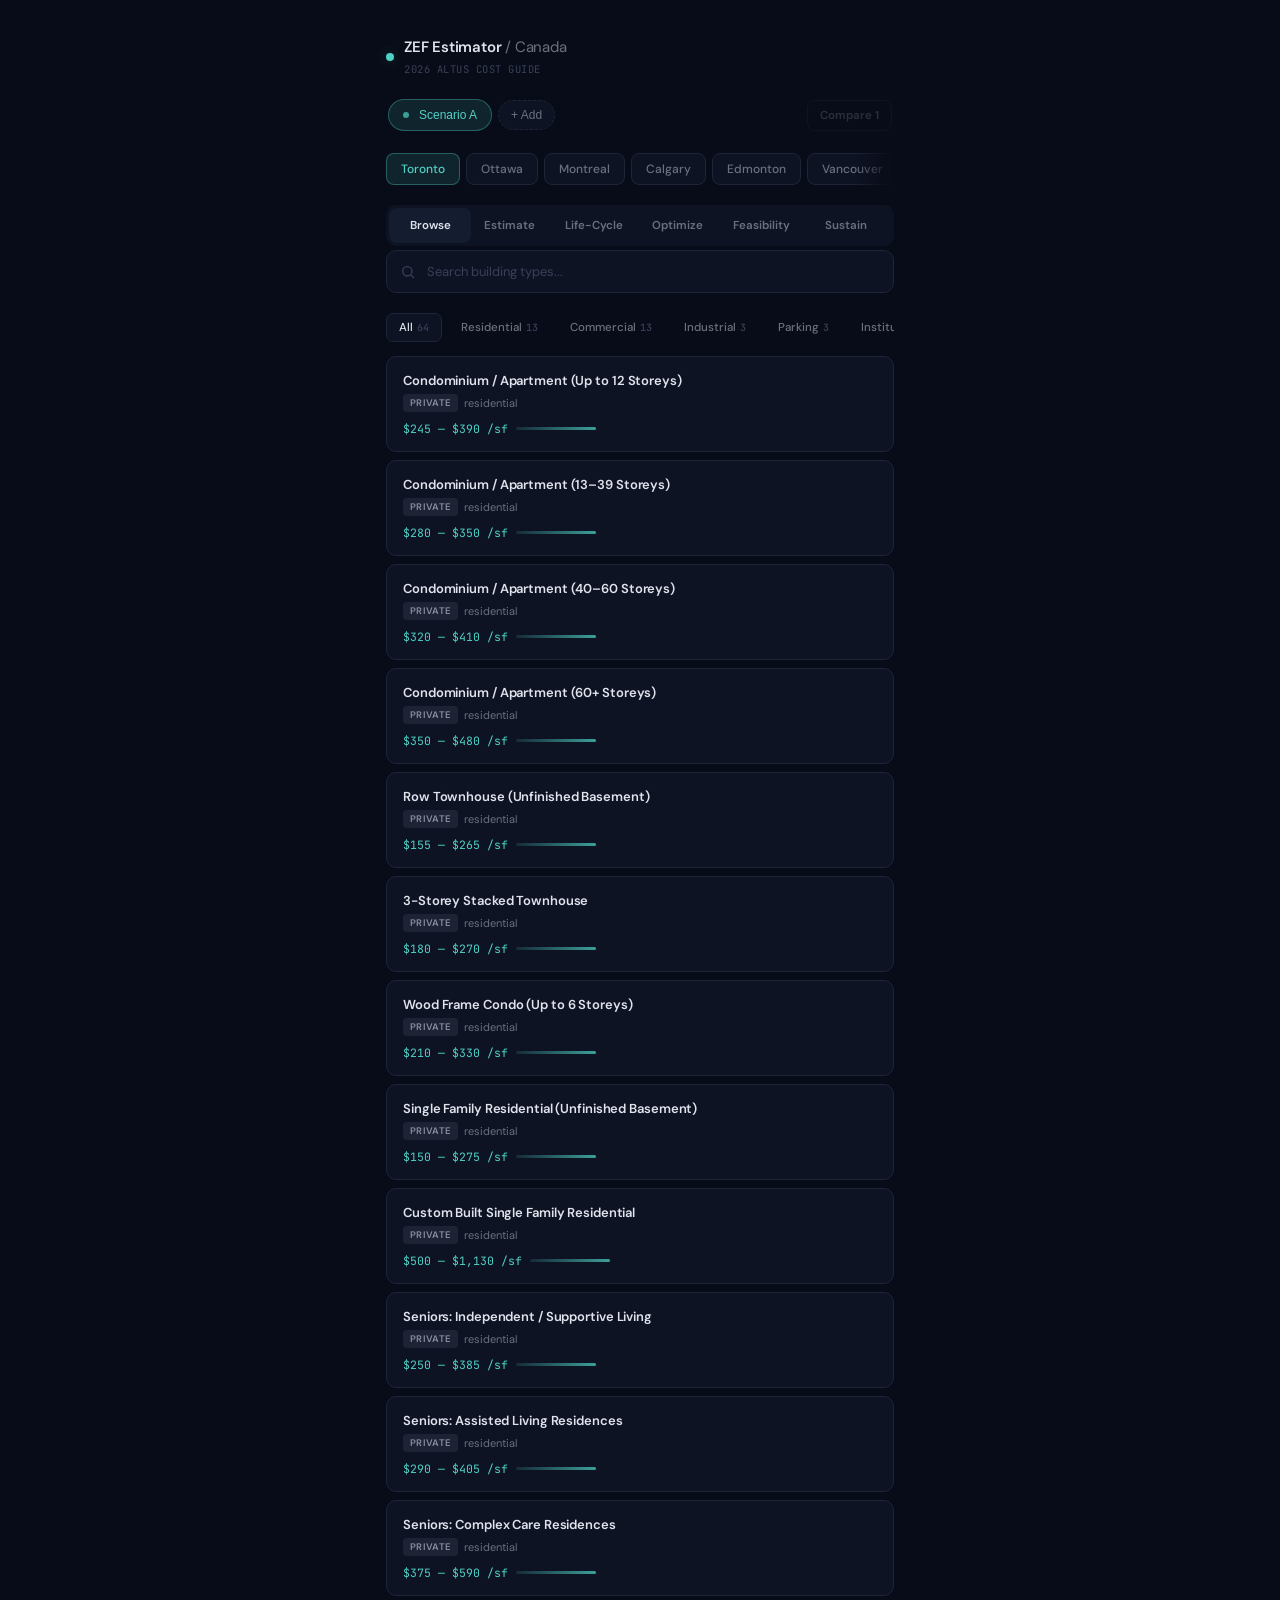
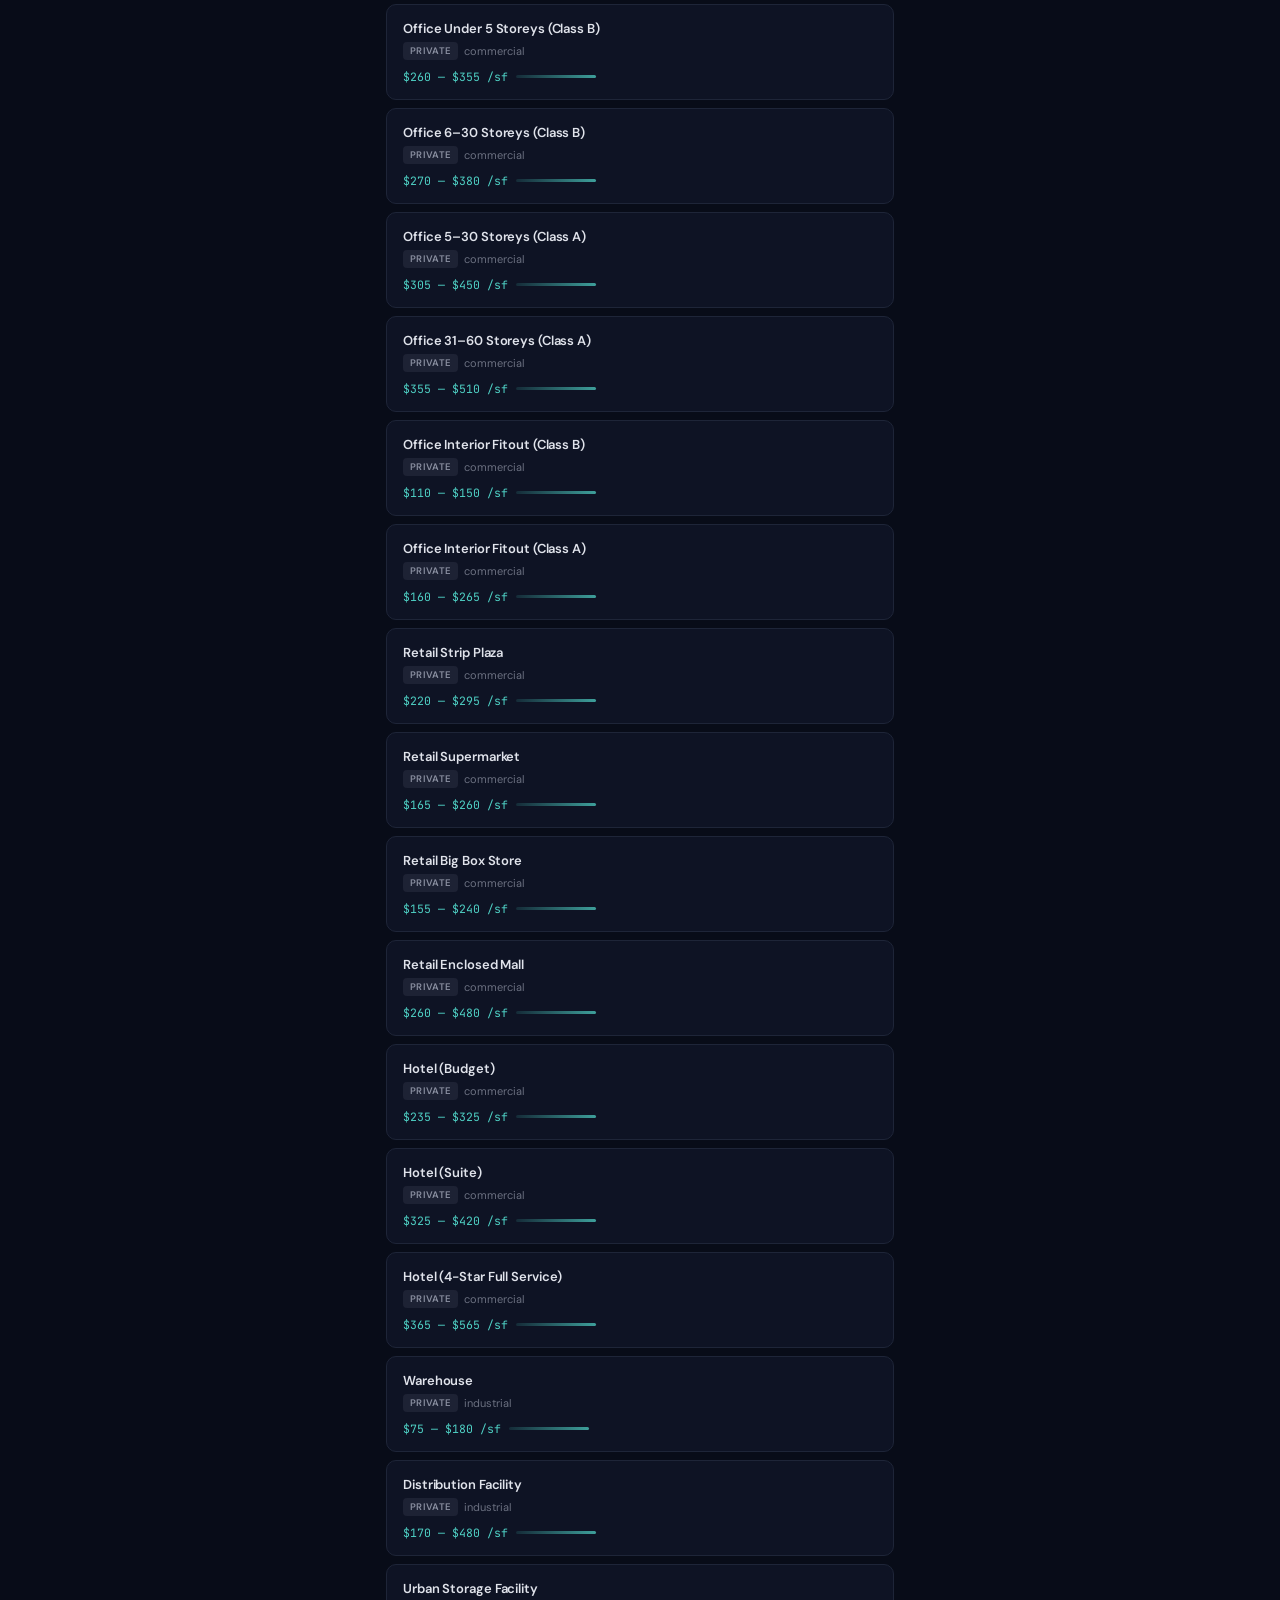
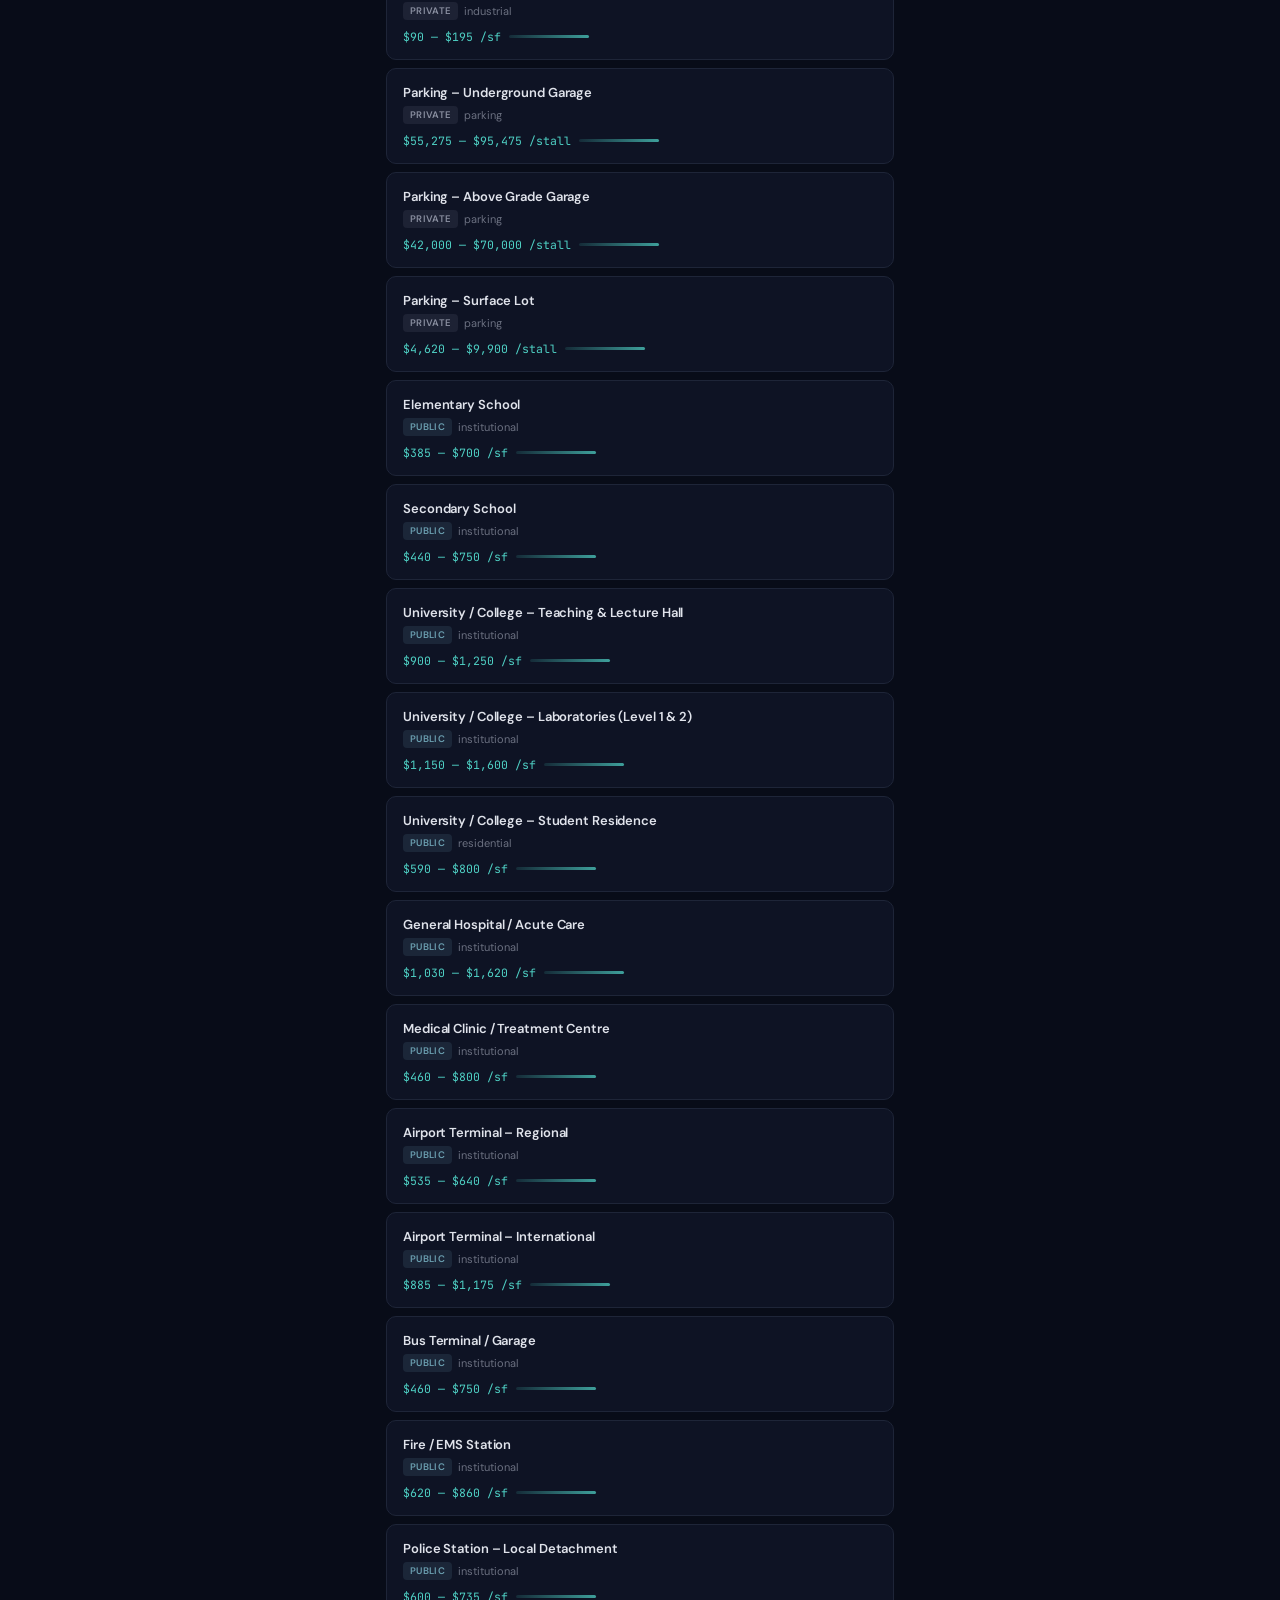
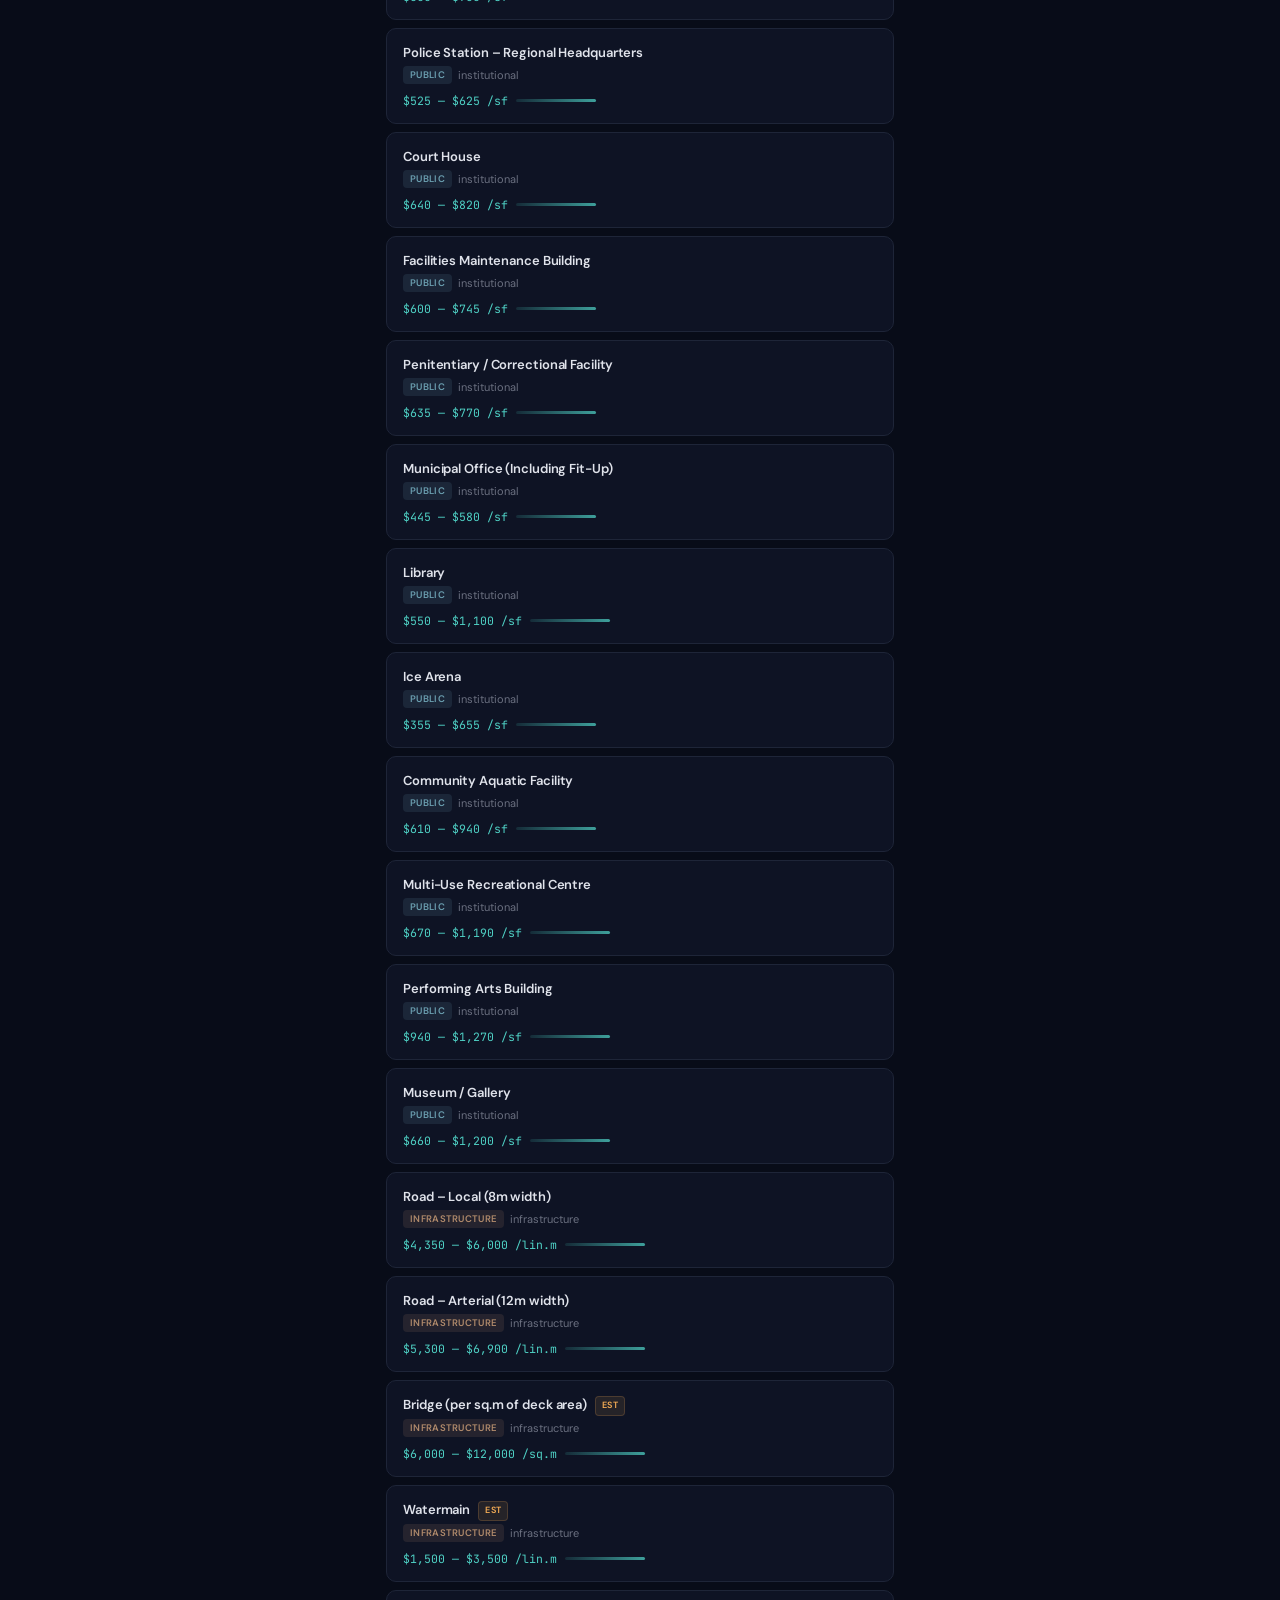
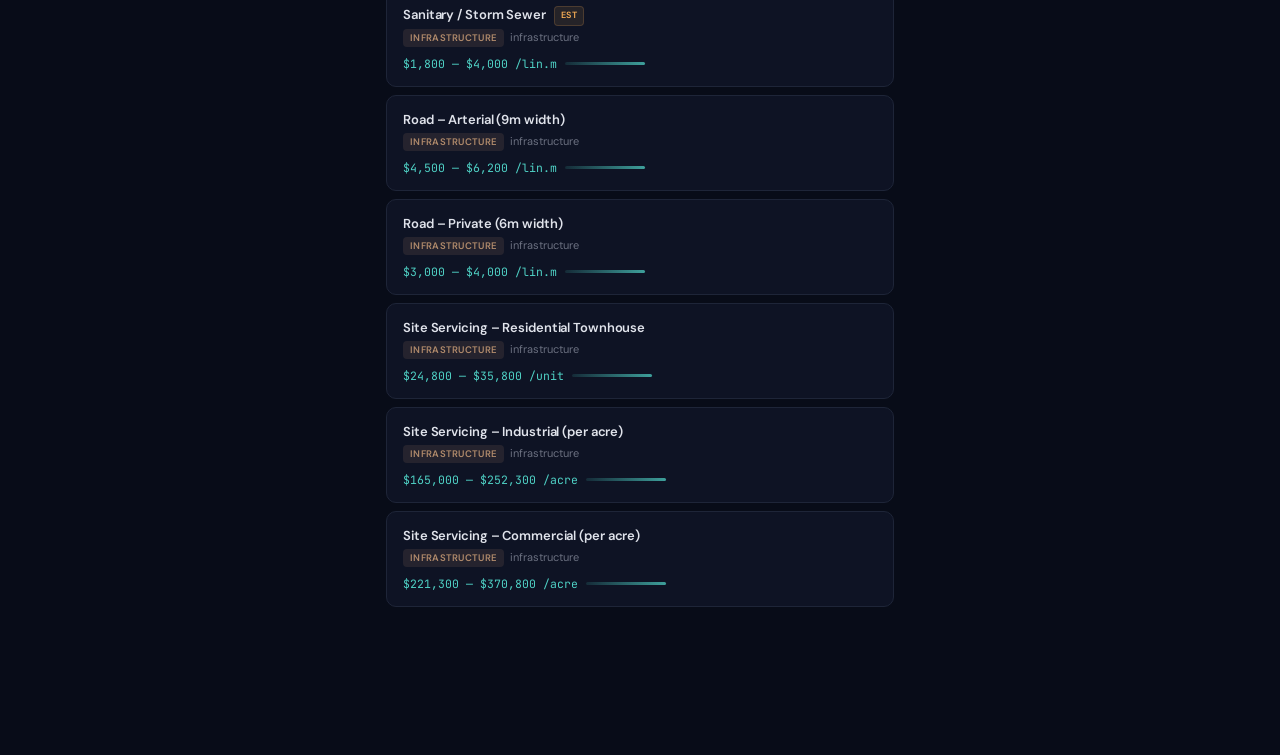
<file: index.html>
<!DOCTYPE html>
<html lang="en">
<head>
  <meta charset="UTF-8">
  <meta name="viewport" content="width=device-width, initial-scale=1.0, maximum-scale=1.0">
  <title>Construction Cost Estimator — 2026 Altus Guide</title>
  <link rel="preconnect" href="https://fonts.googleapis.com">
  <link href="https://fonts.googleapis.com/css2?family=DM+Sans:opsz,wght@9..40,300;9..40,400;9..40,500;9..40,600;9..40,700&family=JetBrains+Mono:wght@400;500;600;700&display=swap" rel="stylesheet">
  <link rel="stylesheet" href="styles.css">
</head>
<body>

<div class="shell">
  <div class="hdr">
    <div class="hdr-mark">
      <div class="hdr-dot"></div>
      <div>
        <div class="hdr-title">ZEF Estimator <span>/ Canada</span></div>
        <div class="hdr-sub">2026 Altus Cost Guide</div>
      </div>
    </div>
  </div>

  <div class="scenario-bar" id="scenarioBar"></div>
  <div class="city-bar" id="cityBar"></div>

  <div class="tabs">
    <button class="tab-btn active" data-tab="browse"   onclick="switchTab('browse')">Browse</button>
    <button class="tab-btn"        data-tab="estimate" onclick="switchTab('estimate')">Estimate<span class="tab-badge"></span></button>
    <button class="tab-btn"        data-tab="lcca"     onclick="switchTab('lcca')">Life-Cycle<span class="tab-badge"></span></button>
    <button class="tab-btn"        data-tab="optimize" onclick="switchTab('optimize')">Optimize<span class="tab-badge"></span></button>
    <button class="tab-btn"        data-tab="feas"     onclick="switchTab('feas')">Feasibility<span class="tab-badge"></span></button>
    <button class="tab-btn"        data-tab="compare"  onclick="switchTab('compare')" id="compareTab">Compare</button>
    <button class="tab-btn"        data-tab="sustain"  onclick="switchTab('sustain')">Sustain<span class="tab-badge"></span></button>
  </div>

  <div id="browsePanel"   class="fade-in"></div>
  <div id="estimatePanel" class="hidden fade-in"></div>
  <div id="lccaPanel"     class="hidden fade-in"></div>
  <div id="optimizePanel" class="hidden fade-in"></div>
  <div id="feasPanel"     class="hidden fade-in"></div>
  <div id="comparePanel"  class="hidden fade-in"></div>
  <div id="sustainPanel"  class="hidden fade-in"></div>
  <div id="reportPanel"   class="hidden fade-in"></div>
</div>

<!-- Floating action button: opens the PDF report preview. Hidden by default;
     shown by updateTabBadges() once a valid estimate exists. -->
<button id="pdfFab" class="pdf-fab hidden" onclick="trackEvent('pdf-fab-clicked');switchTab('report')" aria-label="Generate PDF Report" title="Generate PDF Report">
  <svg width="18" height="18" viewBox="0 0 24 24" fill="none" stroke="currentColor" stroke-width="2" stroke-linecap="round" stroke-linejoin="round">
    <polyline points="6 9 6 2 18 2 18 9"/>
    <path d="M6 18H4a2 2 0 0 1-2-2v-5a2 2 0 0 1 2-2h16a2 2 0 0 1 2 2v5a2 2 0 0 1-2 2h-2"/>
    <rect x="6" y="14" width="12" height="8"/>
  </svg>
  <span>PDF</span>
</button>

<!-- Data -->
<script src="data/building-types.js"></script>
<script src="data/defaults.js"></script>
<script src="data/energy.js"></script>
<script src="data/parking.js"></script>
<script src="data/sustainability.js"></script>
<script src="data/feasibility.js"></script>

<!-- Core -->
<script src="core/state.js"></script>
<script src="core/compute.js"></script>
<script src="core/ui.js"></script>

<!-- Tabs -->
<script src="tabs/browse.js"></script>
<script src="tabs/estimate.js"></script>
<script src="tabs/lcca.js"></script>
<script src="tabs/optimize.js"></script>
<script src="tabs/feasibility.js"></script>
<script src="tabs/compare.js"></script>
<script src="tabs/sustain.js"></script>
<script src="tabs/notes-photos.js"></script>
<script src="tabs/report.js"></script>

<!-- Init -->
<script>
  const restored = loadState();
  if (restored) { showToast("Session restored"); }
  refreshAll();
</script>

<!-- Analytics: GoatCounter (privacy-friendly, no cookies, no consent banner needed) -->
<script data-goatcounter="https://zef-builds.goatcounter.com/count"
        async src="//gc.zgo.at/count.js"></script>

</body>
</html>
</file>
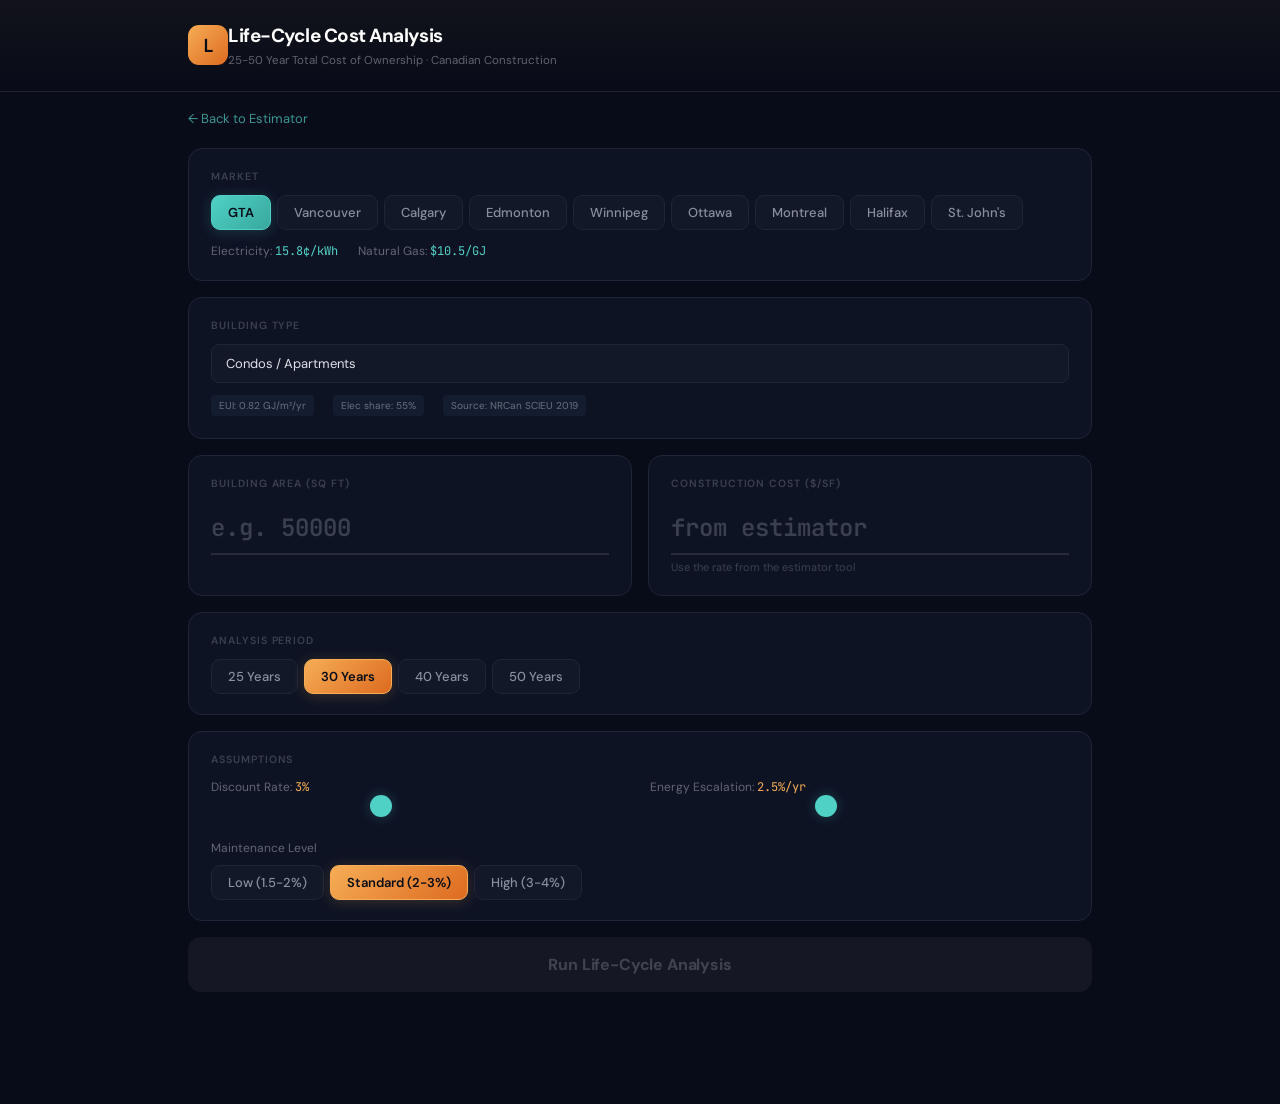
<file: lcca.html>
<!DOCTYPE html>

<html lang="en">
<head>
<meta charset="UTF-8">
<meta name="viewport" content="width=device-width, initial-scale=1.0">
<title>Life-Cycle Cost Analysis — Canadian Construction</title>
<link rel="preconnect" href="https://fonts.googleapis.com">
<link href="https://fonts.googleapis.com/css2?family=DM+Sans:opsz,wght@9..40,300;9..40,400;9..40,500;9..40,600;9..40,700&family=JetBrains+Mono:wght@400;500;600;700&display=swap" rel="stylesheet">
<style>
:root {
  --bg: #080c18; --text: #e0e3eb; --text-dim: rgba(224,227,235,0.4); --text-faint: rgba(224,227,235,0.22);
  --accent: #4fd1c5; --accent2: #f6ad55; --blue: #2b6cb0; --red: #fc8181;
  --mono: 'JetBrains Mono', monospace; --sans: 'DM Sans', system-ui, sans-serif;
}
*,*::before,*::after{box-sizing:border-box;margin:0;padding:0}
html{scroll-behavior:smooth}
body{min-height:100vh;background:var(--bg);color:var(--text);font-family:var(--sans);font-size:14px;line-height:1.5;-webkit-font-smoothing:antialiased}
::selection{background:rgba(79,209,197,0.25)}
input::placeholder{color:var(--text-faint)}
input[type=range]{-webkit-appearance:none;appearance:none;background:transparent;cursor:pointer;width:100%}
input[type=range]::-webkit-slider-track{height:6px;background:rgba(255,255,255,0.08);border-radius:3px}
input[type=range]::-webkit-slider-thumb{-webkit-appearance:none;height:22px;width:22px;border-radius:50%;background:var(--accent);margin-top:-8px;box-shadow:0 0 12px rgba(79,209,197,0.25)}
input[type=range]::-moz-range-track{height:6px;background:rgba(255,255,255,0.08);border-radius:3px}
input[type=range]::-moz-range-thumb{height:22px;width:22px;border-radius:50%;background:var(--accent);border:none}
@keyframes fadeIn{from{opacity:0}to{opacity:1}}
@keyframes slideUp{from{opacity:0;transform:translateY(24px)}to{opacity:1;transform:translateY(0)}}
.fade-in{animation:fadeIn 0.35s ease forwards}
.slide-up{animation:slideUp 0.5s cubic-bezier(0.22,1,0.36,1) forwards}
.container{max-width:960px;margin:0 auto;padding:0 28px}
.header{border-bottom:1px solid rgba(255,255,255,0.07);padding:22px 0;background:linear-gradient(180deg,rgba(246,173,85,0.04) 0%,transparent 100%)}
.header-inner{display:flex;align-items:center;gap:14}
.logo{width:40px;height:40px;border-radius:11px;background:linear-gradient(135deg,var(--accent2),#dd6b20);display:flex;align-items:center;justify-content:center;font-size:18px;font-weight:700;color:var(--bg);font-family:var(--mono);flex-shrink:0}
.header h1{font-size:19px;font-weight:700;letter-spacing:-0.025em;color:#fff}
.header p{font-size:11.5px;color:var(--text-dim);margin-top:1px}
.lbl{font-size:10.5px;font-weight:600;text-transform:uppercase;letter-spacing:0.09em;color:var(--text-faint);margin-bottom:10px}
.panel{padding:20px 22px;border-radius:14px;background:#0e1324;border:1px solid #1e2538;margin-bottom:16px}
.panel-accent{background:linear-gradient(135deg,rgba(246,173,85,0.05),rgba(79,209,197,0.03));border-color:rgba(246,173,85,0.15)}
.pill{padding:8px 16px;border-radius:9px;border:1px solid #1e2538;cursor:pointer;font-family:var(--sans);font-size:13px;font-weight:500;background:#121828;color:#8a8fa0;transition:all 0.2s;-webkit-appearance:none}
.pill.active{background:linear-gradient(135deg,var(--accent2),#dd6b20);color:#080c18;border-color:var(--accent2);font-weight:600;box-shadow:0 2px 14px rgba(246,173,85,0.2)}
.pill-teal.active{background:linear-gradient(135deg,var(--accent),#38a89d);border-color:var(--accent);box-shadow:0 2px 14px rgba(79,209,197,0.2)}
select{padding:10px 14px;border-radius:8px;border:1px solid #1e2538;background:#121828;color:#e0e3eb;font-family:var(--sans);font-size:13px;outline:none;-webkit-appearance:none;width:100%;cursor:pointer}
.num-input{width:100%;padding:10px 0;border:none;border-bottom:2px solid rgba(255,255,255,0.1);background:transparent;color:#fff;font-size:24px;font-family:var(--mono);font-weight:600;outline:none;-webkit-appearance:none}
.num-input:focus{border-color:var(--accent2)}
.gen-btn{width:100%;padding:17px;border-radius:13px;border:none;font-family:var(--sans);font-size:16px;font-weight:700;letter-spacing:-0.01em;cursor:pointer;transition:all 0.3s}
.gen-btn.ready{background:linear-gradient(135deg,var(--accent2),#dd6b20);color:#080c18;box-shadow:0 4px 28px rgba(246,173,85,0.25)}
.gen-btn.ready:hover{box-shadow:0 6px 36px rgba(246,173,85,0.35);transform:translateY(-1px)}
.gen-btn.disabled{background:rgba(255,255,255,0.05);color:var(--text-faint);cursor:not-allowed}
.result-card{border-radius:16px;overflow:hidden;background:linear-gradient(180deg,rgba(246,173,85,0.04),rgba(79,209,197,0.02));box-shadow:0 0 0 1px rgba(246,173,85,0.2),0 4px 30px rgba(246,173,85,0.06)}
.result-header{padding:30px 24px 22px;text-align:center;border-bottom:1px solid rgba(255,255,255,0.07)}
.result-body{padding:22px 24px}
.row{display:flex;justify-content:space-between;align-items:center;padding:8px 0}
.row .v{font-size:18px;font-family:var(--mono);font-weight:600;color:var(--text)}
.row .v-dim{color:rgba(224,227,235,0.55);font-weight:500;font-size:16px}
.divider{height:1px;background:rgba(255,255,255,0.07);margin:6px 0}
.grid-2{display:grid;grid-template-columns:1fr 1fr;gap:16px}
@media(max-width:640px){.grid-2{grid-template-columns:1fr}}
.bar-chart{display:flex;flex-direction:column;gap:4px;margin-top:12px}
.bar-row{display:grid;grid-template-columns:60px 1fr 80px;align-items:center;gap:8px}
.bar-label{font-size:11px;color:var(--text-dim)}
.bar-track{height:20px;background:rgba(255,255,255,0.04);border-radius:4px;overflow:hidden;position:relative;display:flex}
.bar-seg{height:100%;transition:width 0.5s ease}
.bar-val{font-size:11px;font-family:var(--mono);color:var(--text-dim);text-align:right}
.legend{display:flex;gap:16px;flex-wrap:wrap;margin-top:12px}
.legend-item{display:flex;align-items:center;gap:6px;font-size:11px;color:var(--text-dim)}
.legend-dot{width:10px;height:10px;border-radius:3px}
.footer-note{padding:14px 24px;background:rgba(255,255,255,0.015);border-top:1px solid rgba(255,255,255,0.04)}
.footer-note p{font-size:10px;color:var(--text-faint);line-height:1.6}
.back-link{display:inline-block;margin-bottom:20px;font-size:13px;color:var(--accent);text-decoration:none;opacity:0.7}
.back-link:hover{opacity:1}
.hidden{display:none}
.tag{display:inline-block;font-size:10px;padding:3px 8px;border-radius:4px;background:#141c30;color:#6b7080;margin:2px 3px 2px 0}
</style>
</head>
<body>
<div class="header">
  <div class="container">
    <div class="header-inner">
      <div class="logo">L</div>
      <div>
        <h1>Life-Cycle Cost Analysis</h1>
        <p>25-50 Year Total Cost of Ownership · Canadian Construction</p>
      </div>
    </div>
  </div>
</div>
<div class="container" style="padding-top:16px;padding-bottom:80px">
  <a href="index.html" class="back-link">&larr; Back to Estimator</a>
  <div id="app"></div>
</div>

<script>
// ════════════════════════════════════════════════
// DATA: Energy rates, EUI benchmarks, maintenance
// ════════════════════════════════════════════════

// Commercial electricity rates (¢/kWh) by city - blended average for commercial buildings
// Sources: CER, NRCan, provincial utility data 2025
const ELEC_RATES = {
  Vancouver: 12.5, Calgary: 17.0, Edmonton: 17.0, Winnipeg: 9.5,
  GTA: 15.8, Ottawa: 15.8, Montreal: 8.5, Halifax: 17.5, "St. John's": 14.0
};

// Natural gas rates ($/GJ) by city
const GAS_RATES = {
  Vancouver: 12.0, Calgary: 6.5, Edmonton: 6.5, Winnipeg: 7.0,
  GTA: 10.5, Ottawa: 10.5, Montreal: 11.0, Halifax: 15.0, "St. John's": 18.0
};

// Site Energy Use Intensity (GJ/m²/year) by building category
// Source: NRCan ENERGY STAR Portfolio Manager Canadian National Median Table (Aug 2023)
// Based on SCIEU 2019 and SECMURBs 2018
const EUI_DATA = {
  condo_apartment:    { eui: 0.82, label: "Condos / Apartments", elecShare: 0.55, category: "residential" },
  townhouse:          { eui: 0.82, label: "Townhouse / Low-Rise Res.", elecShare: 0.50, category: "residential" },
  single_family:      { eui: 0.82, label: "Single Family", elecShare: 0.45, category: "residential" },
  seniors_housing:    { eui: 1.21, label: "Seniors Housing", elecShare: 0.50, category: "residential" },
  office:             { eui: 0.87, label: "Office Building", elecShare: 0.60, category: "commercial" },
  retail:             { eui: 0.85, label: "Retail", elecShare: 0.65, category: "commercial" },
  supermarket:        { eui: 1.07, label: "Supermarket / Grocery", elecShare: 0.70, category: "commercial" },
  hotel:              { eui: 0.87, label: "Hotel", elecShare: 0.50, category: "commercial" },
  warehouse:          { eui: 0.72, label: "Warehouse / Distribution", elecShare: 0.55, category: "commercial" },
  school:             { eui: 0.70, label: "K-12 School", elecShare: 0.50, category: "institutional" },
  university:         { eui: 1.04, label: "University / College", elecShare: 0.55, category: "institutional" },
  hospital:           { eui: 2.20, label: "Hospital / Acute Care", elecShare: 0.55, category: "institutional" },
  medical_clinic:     { eui: 0.74, label: "Medical Clinic", elecShare: 0.60, category: "institutional" },
  library:            { eui: 1.03, label: "Library", elecShare: 0.55, category: "institutional" },
  fire_station:       { eui: 0.66, label: "Fire / EMS Station", elecShare: 0.50, category: "civic" },
  ice_arena:          { eui: 1.10, label: "Ice Arena", elecShare: 0.65, category: "civic" },
  recreation:         { eui: 0.68, label: "Recreation Centre", elecShare: 0.55, category: "civic" },
  museum:             { eui: 0.41, label: "Museum / Gallery", elecShare: 0.60, category: "civic" }
};

// Maintenance cost as % of construction cost per year, by building category
const MAINT_RATES = {
  residential: { low: 0.015, mid: 0.020, high: 0.030 },
  commercial:  { low: 0.015, mid: 0.025, high: 0.035 },
  institutional:{ low: 0.020, mid: 0.030, high: 0.040 },
  civic:       { low: 0.020, mid: 0.030, high: 0.040 }
};

// Major component replacement cycles and cost as % of initial construction cost
const REPLACEMENTS = [
  { name: "Roofing System", year: 22, costPct: 0.04, icon: "▲" },
  { name: "HVAC / Mechanical", year: 18, costPct: 0.12, icon: "◆" },
  { name: "Building Envelope (Reseal)", year: 12, costPct: 0.03, icon: "■" },
  { name: "Elevator Systems", year: 28, costPct: 0.05, icon: "▸" },
  { name: "Plumbing Systems", year: 35, costPct: 0.06, icon: "●" },
  { name: "Electrical Systems", year: 35, costPct: 0.05, icon: "◇" },
  { name: "Interior Fitout Refresh", year: 15, costPct: 0.08, icon: "□" },
  { name: "Flooring Replacement", year: 12, costPct: 0.02, icon: "═" }
];

const CITIES = ["GTA","Vancouver","Calgary","Edmonton","Winnipeg","Ottawa","Montreal","Halifax","St. John's"];
const HORIZONS = [25, 30, 40, 50];

// ════════════════════════════════════════════════
// STATE
// ════════════════════════════════════════════════
let state = {
  city: "GTA",
  buildingType: "condo_apartment",
  sqft: "",
  constructionCostSf: "",
  horizon: 30,
  discountRate: 3.0,
  energyEscalation: 2.5,
  maintEscalation: 2.0,
  maintLevel: "mid",
  showResults: false
};

// ════════════════════════════════════════════════
// HELPERS
// ════════════════════════════════════════════════
function fmt(n) {
  if (n >= 1000000) return "$" + (n/1000000).toFixed(1) + "M";
  if (n >= 1000) return "$" + Math.round(n).toLocaleString();
  return "$" + n.toFixed(0);
}

function pv(amount, rate, year) {
  return amount / Math.pow(1 + rate/100, year);
}

function sqftToSqm(sf) { return sf * 0.092903; }

function gjToKwh(gj) { return gj * 277.778; }

// ════════════════════════════════════════════════
// CALCULATION ENGINE
// ════════════════════════════════════════════════
function runLCCA() {
  const area = parseFloat(state.sqft);
  const costSf = parseFloat(state.constructionCostSf);
  if (isNaN(area) || isNaN(costSf) || area <= 0 || costSf <= 0) return null;

  const bt = EUI_DATA[state.buildingType];
  const cat = bt.category;
  const horizon = state.horizon;
  const dr = state.discountRate;

  // Initial construction cost
  const constructionCost = area * costSf;

  // Energy cost calculation
  const areaSqm = sqftToSqm(area);
  const totalEnergyGJ = areaSqm * bt.eui; // GJ/year
  const elecGJ = totalEnergyGJ * bt.elecShare;
  const gasGJ = totalEnergyGJ * (1 - bt.elecShare);
  const elecKwh = gjToKwh(elecGJ);
  const elecRate = ELEC_RATES[state.city] / 100; // $/kWh
  const gasRate = GAS_RATES[state.city]; // $/GJ

  const yearlyEnergy = [];
  const yearlyMaint = [];
  const yearlyReplacements = [];
  let totalEnergyPV = 0;
  let totalMaintPV = 0;
  let totalReplacePV = 0;

  const maintRate = MAINT_RATES[cat][state.maintLevel];

  for (let y = 1; y <= horizon; y++) {
    // Energy with escalation
    const esc = Math.pow(1 + state.energyEscalation/100, y - 1);
    const eCost = (elecKwh * elecRate + gasGJ * gasRate) * esc;
    const ePV = pv(eCost, dr, y);
    yearlyEnergy.push({ year: y, nominal: eCost, pv: ePV });
    totalEnergyPV += ePV;

    // Maintenance with escalation
    const mEsc = Math.pow(1 + state.maintEscalation/100, y - 1);
    const mCost = constructionCost * maintRate * mEsc;
    const mPV = pv(mCost, dr, y);
    yearlyMaint.push({ year: y, nominal: mCost, pv: mPV });
    totalMaintPV += mPV;

    // Replacements
    let rCost = 0;
    const rItems = [];
    REPLACEMENTS.forEach(r => {
      if (y > 0 && y % r.year === 0 && y < horizon) {
        const cost = constructionCost * r.costPct * Math.pow(1 + state.maintEscalation/100, y - 1);
        rCost += cost;
        rItems.push({ name: r.name, cost: cost });
      }
    });
    const rPV = pv(rCost, dr, y);
    yearlyReplacements.push({ year: y, nominal: rCost, pv: rPV, items: rItems });
    totalReplacePV += rPV;
  }

  const totalLCC = constructionCost + totalEnergyPV + totalMaintPV + totalReplacePV;

  // Year 1 energy cost
  const year1Energy = elecKwh * elecRate + gasGJ * gasRate;
  const energyCostSf = year1Energy / area;

  return {
    constructionCost,
    totalEnergyPV,
    totalMaintPV,
    totalReplacePV,
    totalLCC,
    year1Energy,
    energyCostSf,
    yearlyEnergy,
    yearlyMaint,
    yearlyReplacements,
    horizon,
    area,
    costSf,
    bt,
    cat,
    maintRate
  };
}

// ════════════════════════════════════════════════
// RENDERING
// ════════════════════════════════════════════════
function render() {
  const app = document.getElementById("app");
  const bt = EUI_DATA[state.buildingType];
  const cats = {};
  Object.entries(EUI_DATA).forEach(([k,v]) => {
    if (!cats[v.category]) cats[v.category] = [];
    cats[v.category].push({ key: k, ...v });
  });
  const catLabels = { residential: "Residential", commercial: "Commercial", institutional: "Institutional", civic: "Civic" };

  let html = `
  <!-- City -->
  <div class="panel">
    <div class="lbl">Market</div>
    <div style="display:flex;gap:6px;flex-wrap:wrap">
      ${CITIES.map(c => `<button class="pill ${c===state.city?'pill-teal active':''}" onclick="setState('city','${c}')">${c}</button>`).join("")}
    </div>
    <div style="margin-top:12px;display:flex;gap:20px">
      <div style="font-size:12px;color:var(--text-dim)">Electricity: <span style="color:var(--accent);font-family:var(--mono)">${ELEC_RATES[state.city]}¢/kWh</span></div>
      <div style="font-size:12px;color:var(--text-dim)">Natural Gas: <span style="color:var(--accent);font-family:var(--mono)">$${GAS_RATES[state.city]}/GJ</span></div>
    </div>
  </div>

  <!-- Building Type -->
  <div class="panel">
    <div class="lbl">Building Type</div>
    <select onchange="setState('buildingType',this.value)">
      ${Object.entries(catLabels).map(([ck,cl]) =>
        `<optgroup label="${cl}">${(cats[ck]||[]).map(t =>
          `<option value="${t.key}" ${t.key===state.buildingType?'selected':''}>${t.label}</option>`
        ).join("")}</optgroup>`
      ).join("")}
    </select>
    <div style="margin-top:10px;display:flex;gap:16px;flex-wrap:wrap">
      <span class="tag">EUI: ${bt.eui} GJ/m²/yr</span>
      <span class="tag">Elec share: ${Math.round(bt.elecShare*100)}%</span>
      <span class="tag">Source: NRCan SCIEU 2019</span>
    </div>
  </div>

  <!-- Inputs -->
  <div class="grid-2">
    <div class="panel">
      <div class="lbl">Building Area (sq ft)</div>
      <input type="number" class="num-input" placeholder="e.g. 50000" value="${state.sqft}" oninput="setState('sqft',this.value)">
    </div>
    <div class="panel">
      <div class="lbl">Construction Cost ($/sf)</div>
      <input type="number" class="num-input" placeholder="from estimator" value="${state.constructionCostSf}" oninput="setState('constructionCostSf',this.value)">
      <div style="font-size:11px;color:var(--text-faint);margin-top:4px">Use the rate from the estimator tool</div>
    </div>
  </div>

  <!-- Analysis Period -->
  <div class="panel">
    <div class="lbl">Analysis Period</div>
    <div style="display:flex;gap:6px;flex-wrap:wrap">
      ${HORIZONS.map(h => `<button class="pill ${h===state.horizon?'active':''}" onclick="setState('horizon',${h})">${h} Years</button>`).join("")}
    </div>
  </div>

  <!-- Assumptions -->
  <div class="panel">
    <div class="lbl">Assumptions</div>
    <div class="grid-2" style="gap:20px">
      <div>
        <div style="font-size:12px;color:var(--text-dim);margin-bottom:6px">Discount Rate: <span style="color:var(--accent2);font-family:var(--mono)">${state.discountRate}%</span></div>
        <input type="range" min="1" max="6" step="0.5" value="${state.discountRate}" oninput="setState('discountRate',parseFloat(this.value))">
      </div>
      <div>
        <div style="font-size:12px;color:var(--text-dim);margin-bottom:6px">Energy Escalation: <span style="color:var(--accent2);font-family:var(--mono)">${state.energyEscalation}%/yr</span></div>
        <input type="range" min="0" max="6" step="0.5" value="${state.energyEscalation}" oninput="setState('energyEscalation',parseFloat(this.value))">
      </div>
    </div>
    <div style="margin-top:16px">
      <div style="font-size:12px;color:var(--text-dim);margin-bottom:8px">Maintenance Level</div>
      <div style="display:flex;gap:6px">
        ${["low","mid","high"].map(m => `<button class="pill ${m===state.maintLevel?'active':''}" onclick="setState('maintLevel','${m}')">${m==='low'?'Low (1.5-2%)':m==='mid'?'Standard (2-3%)':'High (3-4%)'}</button>`).join("")}
      </div>
    </div>
  </div>

  <!-- Generate -->
  <button class="gen-btn ${state.sqft && state.constructionCostSf ? 'ready' : 'disabled'}" onclick="generate()">Run Life-Cycle Analysis</button>

  <div id="results" style="margin-top:32px"></div>`;

  app.innerHTML = html;
  if (state.showResults) renderResults();
}

function renderResults() {
  const r = runLCCA();
  if (!r) return;
  const el = document.getElementById("results");

  // Percentages for breakdown
  const parts = [
    { label: "Construction", value: r.constructionCost, color: "#4fd1c5" },
    { label: "Energy", value: r.totalEnergyPV, color: "#f6ad55" },
    { label: "Maintenance", value: r.totalMaintPV, color: "#fc8181" },
    { label: "Replacements", value: r.totalReplacePV, color: "#b794f4" }
  ];
  const maxVal = r.totalLCC;

  // Build 5-year summary for chart
  const intervals = [];
  for (let y = 5; y <= r.horizon; y += 5) {
    let cumE = 0, cumM = 0, cumR = 0;
    for (let i = 0; i < y; i++) {
      cumE += r.yearlyEnergy[i].pv;
      cumM += r.yearlyMaint[i].pv;
      cumR += r.yearlyReplacements[i].pv;
    }
    intervals.push({ year: y, energy: cumE, maint: cumM, replace: cumR, total: r.constructionCost + cumE + cumM + cumR });
  }
  const chartMax = intervals.length ? intervals[intervals.length - 1].total : 1;

  // Replacement events
  const replEvents = [];
  r.yearlyReplacements.forEach(yr => {
    yr.items.forEach(item => replEvents.push({ year: yr.year, name: item.name, cost: item.cost }));
  });

  let html = `
  <div class="result-card slide-up">
    <div class="result-header">
      <div class="lbl" style="margin-bottom:8px;color:var(--text-dim)">Total Life-Cycle Cost (${r.horizon} Years, Present Value)</div>
      <div style="font-size:48px;font-weight:700;font-family:var(--mono);color:var(--accent2);letter-spacing:-0.04em;text-shadow:0 0 50px rgba(246,173,85,0.3)">
        ${fmt(r.totalLCC)}
      </div>
      <div style="font-size:13px;color:var(--text-dim);margin-top:6px">
        ${r.bt.label} · ${state.city} · ${Number(r.area).toLocaleString()} sq ft · ${r.horizon} year horizon
      </div>
    </div>

    <div class="result-body">
      <!-- Breakdown -->
      ${parts.map(p => {
        const pct = (p.value / maxVal * 100).toFixed(1);
        return `<div class="row">
          <div>
            <div style="display:flex;align-items:center;gap:8px">
              <div style="width:10px;height:10px;border-radius:3px;background:${p.color}"></div>
              <span style="font-size:14px">${p.label}</span>
            </div>
            <div style="font-size:11px;color:var(--text-faint);margin-left:18px">${pct}% of total</div>
          </div>
          <div class="v">${fmt(p.value)}</div>
        </div>`;
      }).join("")}

      <div class="divider"></div>

      <!-- Key Metrics -->
      <div style="margin-top:12px">
        <div class="lbl">Key Metrics</div>
        <div class="grid-2" style="gap:12px">
          <div style="padding:12px;background:#0a0f1c;border-radius:10px;border:1px solid #1a2035">
            <div style="font-size:11px;color:var(--text-faint)">Year 1 Energy Cost</div>
            <div style="font-size:22px;font-family:var(--mono);font-weight:600;color:var(--accent2)">${fmt(r.year1Energy)}/yr</div>
            <div style="font-size:11px;color:var(--text-faint)">${(r.energyCostSf).toFixed(2)}/sf/yr</div>
          </div>
          <div style="padding:12px;background:#0a0f1c;border-radius:10px;border:1px solid #1a2035">
            <div style="font-size:11px;color:var(--text-faint)">Annual Maintenance</div>
            <div style="font-size:22px;font-family:var(--mono);font-weight:600;color:#fc8181">${fmt(r.constructionCost * r.maintRate)}/yr</div>
            <div style="font-size:11px;color:var(--text-faint)">${(r.maintRate * 100).toFixed(1)}% of construction cost</div>
          </div>
          <div style="padding:12px;background:#0a0f1c;border-radius:10px;border:1px solid #1a2035">
            <div style="font-size:11px;color:var(--text-faint)">Operating Cost Ratio</div>
            <div style="font-size:22px;font-family:var(--mono);font-weight:600;color:#b794f4">${(((r.totalEnergyPV+r.totalMaintPV+r.totalReplacePV)/r.constructionCost)*100).toFixed(0)}%</div>
            <div style="font-size:11px;color:var(--text-faint)">of construction cost over ${r.horizon} yrs</div>
          </div>
          <div style="padding:12px;background:#0a0f1c;border-radius:10px;border:1px solid #1a2035">
            <div style="font-size:11px;color:var(--text-faint)">Total Cost per Sq Ft</div>
            <div style="font-size:22px;font-family:var(--mono);font-weight:600;color:var(--accent)">${(r.totalLCC / r.area).toFixed(0)}/sf</div>
            <div style="font-size:11px;color:var(--text-faint)">life-cycle (vs $${r.costSf}/sf build)</div>
          </div>
        </div>
      </div>

      <!-- Cumulative Cost Chart -->
      <div style="margin-top:24px">
        <div class="lbl">Cumulative Cost Over Time (Present Value)</div>
        <div class="bar-chart">
          ${intervals.map(iv => {
            const cPct = (r.constructionCost / chartMax * 100);
            const ePct = (iv.energy / chartMax * 100);
            const mPct = (iv.maint / chartMax * 100);
            const rPct = (iv.replace / chartMax * 100);
            return `<div class="bar-row">
              <span class="bar-label">Year ${iv.year}</span>
              <div class="bar-track">
                <div class="bar-seg" style="width:${cPct}%;background:#4fd1c5"></div>
                <div class="bar-seg" style="width:${ePct}%;background:#f6ad55"></div>
                <div class="bar-seg" style="width:${mPct}%;background:#fc8181"></div>
                <div class="bar-seg" style="width:${rPct}%;background:#b794f4"></div>
              </div>
              <span class="bar-val">${fmt(iv.total)}</span>
            </div>`;
          }).join("")}
        </div>
        <div class="legend">
          <div class="legend-item"><div class="legend-dot" style="background:#4fd1c5"></div>Construction</div>
          <div class="legend-item"><div class="legend-dot" style="background:#f6ad55"></div>Energy</div>
          <div class="legend-item"><div class="legend-dot" style="background:#fc8181"></div>Maintenance</div>
          <div class="legend-item"><div class="legend-dot" style="background:#b794f4"></div>Replacements</div>
        </div>
      </div>

      <!-- Replacement Events -->
      ${replEvents.length > 0 ? `
      <div style="margin-top:24px">
        <div class="lbl">Scheduled Replacement Events</div>
        ${replEvents.map(e => `
          <div style="display:flex;justify-content:space-between;padding:6px 0;border-bottom:1px solid rgba(255,255,255,0.04)">
            <div>
              <span style="font-size:13px;color:var(--text)">${e.name}</span>
              <span style="font-size:11px;color:var(--text-faint);margin-left:8px">Year ${e.year}</span>
            </div>
            <span style="font-size:13px;font-family:var(--mono);color:#b794f4">${fmt(e.cost)}</span>
          </div>
        `).join("")}
      </div>` : ""}
    </div>

    <div class="footer-note">
      <p>Present values calculated using a ${state.discountRate}% real discount rate. Energy costs escalated at ${state.energyEscalation}%/yr. Maintenance escalated at ${state.maintEscalation}%/yr. Energy benchmarks from NRCan ENERGY STAR Portfolio Manager (SCIEU 2019). Electricity and gas rates are approximate commercial blended averages. Component replacement cycles are industry standard estimates. This analysis is for planning purposes only.</p>
    </div>
  </div>`;

  el.innerHTML = html;
  el.scrollIntoView({ behavior: "smooth" });
}

function setState(key, val) {
  state[key] = val;
  state.showResults = false;
  render();
}

function generate() {
  if (!state.sqft || !state.constructionCostSf) return;
  state.showResults = true;
  render();
}

// Init
render();
</script>

</body>
</html>
</file>
<file: styles.css>
:root {
  --bg:#080c18;--surface:#0e1324;--surface-h:#141c30;--surface-d:#0a0f1c;
  --border:#1e2538;--border-h:#2a3348;--border-a:rgba(79,209,197,0.35);
  --text:#e0e3eb;--text-mid:#9aa0b4;--text-dim:#6b7080;--text-faint:#3a4058;
  --accent:#4fd1c5;--accent-dim:rgba(79,209,197,0.12);--accent-glow:rgba(79,209,197,0.25);
  --accent-soft:rgba(79,209,197,0.06);
  --orange:#f6ad55;--blue:#63b3ed;--red:#fc8181;--green:#68d391;--purple:#b794f4;
  --mono:'JetBrains Mono','SF Mono',monospace;--sans:'DM Sans',system-ui,sans-serif;
  --shadow-soft:0 1px 2px rgba(0,0,0,0.3),0 4px 12px rgba(0,0,0,0.15);
  --shadow-strong:0 4px 16px rgba(0,0,0,0.4),0 12px 32px rgba(0,0,0,0.2);
  --ease:cubic-bezier(0.2,0.9,0.3,1);
}

*,*::before,*::after{box-sizing:border-box;margin:0;padding:0}
html{scroll-behavior:smooth}
body{min-height:100vh;background:var(--bg);color:var(--text);font-family:var(--sans);font-size:14px;line-height:1.5;-webkit-font-smoothing:antialiased;padding-bottom:120px}
::selection{background:rgba(79,209,197,0.25)}
input::placeholder{color:var(--text-faint)}
::-webkit-scrollbar{width:5px;height:5px}
::-webkit-scrollbar-track{background:transparent}
::-webkit-scrollbar-thumb{background:rgba(255,255,255,0.08);border-radius:3px}
::-webkit-scrollbar-thumb:hover{background:rgba(255,255,255,0.15)}

input[type=range]{-webkit-appearance:none;appearance:none;background:transparent;cursor:pointer;width:100%}
input[type=range]::-webkit-slider-track{height:6px;background:rgba(255,255,255,0.06);border-radius:3px}
input[type=range]::-webkit-slider-thumb{-webkit-appearance:none;height:22px;width:22px;border-radius:50%;background:var(--accent);margin-top:-8px;box-shadow:0 0 12px var(--accent-glow);transition:transform .15s var(--ease)}
input[type=range]::-webkit-slider-thumb:active{transform:scale(1.15)}
input[type=range]::-moz-range-track{height:6px;background:rgba(255,255,255,0.06);border-radius:3px}
input[type=range]::-moz-range-thumb{height:22px;width:22px;border-radius:50%;background:var(--accent);border:none}

@keyframes fadeIn{from{opacity:0}to{opacity:1}}
@keyframes slideUp{from{opacity:0;transform:translateY(12px)}to{opacity:1;transform:translateY(0)}}
@keyframes slideDown{from{opacity:0;transform:translateY(-8px)}to{opacity:1;transform:translateY(0)}}
@keyframes pulse{0%,100%{opacity:1}50%{opacity:0.5}}
@keyframes shimmer{0%{background-position:-200px 0}100%{background-position:200px 0}}
.fade-in{animation:fadeIn .3s var(--ease)}
.slide-up{animation:slideUp .35s var(--ease) both}
.slide-down{animation:slideDown .25s var(--ease) both}
.hidden{display:none!important}
.shell{max-width:540px;margin:0 auto;padding:16px 16px 20px}

.hdr{padding:20px 0 6px;display:flex;align-items:center;justify-content:space-between;gap:12px}
.hdr-mark{display:flex;align-items:center;gap:10px}
.hdr-dot{width:8px;height:8px;border-radius:50%;background:var(--accent);box-shadow:0 0 12px var(--accent-glow)}
.hdr-title{font-size:15px;font-weight:600;letter-spacing:-0.2px}
.hdr-title span{color:var(--text-dim);font-weight:400}
.hdr-sub{font-size:10.5px;color:var(--text-faint);margin-top:3px;font-family:var(--mono);letter-spacing:0.5px;text-transform:uppercase}

.scenario-bar{margin:14px 0 10px;display:flex;align-items:center;gap:6px;overflow-x:auto;padding:2px;scrollbar-width:none}
.scenario-bar::-webkit-scrollbar{display:none}
.sc-chip{flex-shrink:0;display:flex;align-items:center;gap:8px;padding:7px 12px 7px 14px;border-radius:999px;border:1px solid var(--border);background:var(--surface);cursor:pointer;transition:all .18s var(--ease);font-size:12px;font-weight:500;color:var(--text-mid)}
.sc-chip:hover{border-color:var(--border-h);background:var(--surface-h)}
.sc-chip.active{border-color:var(--border-a);background:var(--accent-dim);color:var(--accent)}
.sc-chip-dot{width:6px;height:6px;border-radius:50%;background:currentColor;opacity:.7}
.sc-chip-x{width:16px;height:16px;border-radius:50%;display:flex;align-items:center;justify-content:center;background:rgba(255,255,255,0.06);font-size:10px;line-height:1;opacity:0;transition:opacity .15s var(--ease)}
.sc-chip.active .sc-chip-x{opacity:.6}
.sc-chip.active .sc-chip-x:hover{opacity:1;background:rgba(255,255,255,0.12)}
.sc-chip-new{border-style:dashed;color:var(--text-dim);padding:7px 12px}
.sc-chip-label{outline:none;border-radius:3px;padding:1px 2px;transition:background .15s}
.sc-chip-label[contenteditable="true"]{background:rgba(79,209,197,0.15);cursor:text;caret-color:var(--accent)}
.sc-compare-btn{margin-left:auto;flex-shrink:0;padding:7px 12px;border-radius:8px;border:1px solid var(--border);background:transparent;color:var(--text-dim);font-size:11.5px;font-weight:600;cursor:pointer;font-family:var(--sans);transition:all .18s var(--ease);white-space:nowrap}
.sc-compare-btn:not(:disabled):hover{border-color:var(--accent);color:var(--accent)}
.sc-compare-btn:disabled{opacity:.35;cursor:not-allowed}

.city-bar{display:flex;gap:6px;overflow-x:auto;padding:10px 0;scrollbar-width:none;-ms-overflow-style:none;position:relative;-webkit-mask-image:linear-gradient(to right,black calc(100% - 40px),transparent);mask-image:linear-gradient(to right,black calc(100% - 40px),transparent)}
.city-bar::-webkit-scrollbar{display:none}
.city-pill{flex-shrink:0;padding:7px 14px;border-radius:8px;border:1px solid var(--border);background:var(--surface);color:var(--text-dim);font-size:12px;font-weight:500;cursor:pointer;transition:all .18s var(--ease);font-family:var(--sans)}
.city-pill:hover{border-color:var(--border-h);color:var(--text-mid)}
.city-pill.active{border-color:var(--border-a);background:var(--accent-dim);color:var(--accent)}

.tabs{display:flex;gap:2px;background:var(--surface);border-radius:10px;padding:3px;margin:10px 0 4px;position:relative}
.tab-btn{flex:1;padding:10px 6px;border:none;border-radius:8px;background:transparent;color:var(--text-dim);font-size:11.5px;font-weight:600;cursor:pointer;transition:all .18s var(--ease);font-family:var(--sans);white-space:nowrap;position:relative}
.tab-btn.active{background:var(--surface-h);color:var(--text)}
.tab-btn:disabled{opacity:.4;cursor:not-allowed}
.tab-btn .tab-badge{display:inline-block;width:4px;height:4px;border-radius:50%;background:var(--accent);margin-left:5px;vertical-align:middle;opacity:0;transition:opacity .2s var(--ease)}
.tab-btn.tab-ready .tab-badge{opacity:.8}

.search-wrap{position:relative;margin-bottom:16px}
.search-input{width:100%;padding:12px 16px 12px 40px;border-radius:10px;border:1px solid var(--border);background:var(--surface);color:var(--text);font-size:13px;font-family:var(--sans);outline:none;transition:all .18s var(--ease)}
.search-input:focus{border-color:var(--border-a);background:var(--surface-h)}
.search-icon{position:absolute;left:14px;top:50%;transform:translateY(-50%);color:var(--text-faint);pointer-events:none}

.cat-bar{display:flex;gap:6px;overflow-x:auto;padding:4px 0 14px;scrollbar-width:none}
.cat-bar::-webkit-scrollbar{display:none}
.cat-pill{flex-shrink:0;padding:6px 12px;border-radius:7px;border:1px solid transparent;background:transparent;color:var(--text-dim);font-size:11.5px;font-weight:500;cursor:pointer;transition:all .18s var(--ease);font-family:var(--sans);text-transform:capitalize}
.cat-pill:hover{color:var(--text-mid)}
.cat-pill.active{background:var(--surface);border-color:var(--border);color:var(--text)}
.cat-count{font-family:var(--mono);font-size:10px;color:var(--text-faint);margin-left:4px}

.type-card{padding:14px 16px;border-radius:10px;border:1px solid var(--border);background:var(--surface);margin-bottom:8px;cursor:pointer;transition:all .18s var(--ease);position:relative;overflow:hidden}
.type-card::before{content:"";position:absolute;left:0;top:0;bottom:0;width:2px;background:transparent;transition:background .18s var(--ease)}
.type-card:hover{border-color:var(--border-h);background:var(--surface-h);transform:translateX(1px)}
.type-card:hover::before{background:var(--border-h)}
.type-card.selected{border-color:var(--border-a);background:var(--accent-dim)}
.type-card.selected::before{background:var(--accent)}
.type-name{font-weight:600;font-size:13px;letter-spacing:-0.1px}
.type-meta{font-size:11px;color:var(--text-dim);margin-top:3px;display:flex;align-items:center;gap:6px;flex-wrap:wrap}
.type-range{font-family:var(--mono);font-size:11.5px;color:var(--accent);margin-top:8px;display:flex;align-items:center;gap:8px}
.type-range-bar{flex:1;height:3px;background:rgba(79,209,197,0.12);border-radius:2px;position:relative;max-width:80px}
.type-range-bar::after{content:"";position:absolute;left:0;top:0;bottom:0;width:100%;background:linear-gradient(to right,transparent,var(--accent));border-radius:2px;opacity:.7}
.sector-tag{display:inline-block;font-size:9.5px;padding:2px 7px;border-radius:4px;font-weight:600;letter-spacing:0.3px;text-transform:uppercase}
.tag-private{background:rgba(138,143,160,0.12);color:#8a8fa0}
.tag-public{background:rgba(107,159,176,0.14);color:#6b9fb0}
.tag-infra{background:rgba(176,138,107,0.14);color:#b08a6b}
.src-badge{display:inline-block;margin-left:8px;font-size:9px;padding:2px 6px;border-radius:4px;font-weight:600;letter-spacing:0.4px;text-transform:uppercase;background:rgba(246,173,85,0.1);color:var(--orange);border:1px solid rgba(246,173,85,0.18);vertical-align:middle}

.est-header{padding:14px 16px;border-radius:12px;border:1px solid var(--border);background:var(--surface);margin-bottom:14px;display:flex;justify-content:space-between;align-items:flex-start;gap:12px}
.est-header-name{font-size:14px;font-weight:600;letter-spacing:-0.1px}
.est-header-meta{font-size:11px;color:var(--text-dim);margin-top:3px;display:flex;gap:6px;align-items:center;flex-wrap:wrap}
.est-header-range{font-family:var(--mono);font-size:11px;color:var(--accent);margin-top:6px}
.chev-btn{flex-shrink:0;padding:6px 10px;border-radius:7px;border:1px solid var(--border);background:transparent;color:var(--text-dim);font-size:11px;cursor:pointer;font-family:var(--sans);transition:all .18s var(--ease);font-weight:500}
.chev-btn:hover{border-color:var(--border-h);color:var(--text)}

.est-section{margin-bottom:18px}
.est-label{font-size:10.5px;color:var(--text-dim);text-transform:uppercase;letter-spacing:0.6px;margin-bottom:8px;font-weight:600;display:flex;justify-content:space-between;align-items:center}
.est-label-opt{font-weight:400;text-transform:none;color:var(--text-faint);letter-spacing:0;font-size:10.5px}
.est-hint{font-size:10.5px;color:var(--text-faint);margin-top:5px;line-height:1.5}

.num-input{width:100%;padding:8px 0;border:none;border-bottom:2px solid var(--border);background:transparent;color:#fff;font-size:22px;font-family:var(--mono);font-weight:600;outline:none;transition:border-color .18s var(--ease);-webkit-appearance:none}
.num-input:focus{border-color:var(--accent)}
.num-input::-webkit-outer-spin-button,.num-input::-webkit-inner-spin-button{-webkit-appearance:none;margin:0}
.field-grid{display:grid;grid-template-columns:1fr 1fr;gap:14px}
.field{display:flex;flex-direction:column}
.field-small-label{font-size:10px;color:var(--text-faint);margin-bottom:5px;text-transform:uppercase;letter-spacing:0.4px}
.field-derived{margin-top:8px;font-size:11px;color:var(--text-dim);display:flex;align-items:center;gap:6px;min-height:16px}
.field-derived .chip{display:inline-flex;align-items:center;gap:5px;padding:3px 8px;border-radius:6px;background:var(--accent-soft);border:1px solid rgba(79,209,197,0.15);font-family:var(--mono);color:var(--accent);font-size:11px;font-weight:500}
.field-derived .chip-orange{background:rgba(246,173,85,0.08);border-color:rgba(246,173,85,0.2);color:var(--orange)}

.slider-row{display:flex;justify-content:space-between;align-items:center;margin-bottom:8px}
.slider-val{font-family:var(--mono);font-size:13px;color:var(--accent);font-weight:600}
.slider-anchors{display:flex;justify-content:space-between;font-size:10px;color:var(--text-faint);margin-top:6px;font-family:var(--mono)}
.slider-anchor-mid{position:relative;color:var(--text-dim)}

.preset-row{display:flex;gap:6px;margin-bottom:8px}
.preset-chip{padding:6px 10px;border-radius:6px;border:1px solid var(--border);background:transparent;color:var(--text-dim);font-size:11px;font-weight:500;cursor:pointer;font-family:var(--sans);transition:all .18s var(--ease)}
.preset-chip:hover{border-color:var(--border-h);color:var(--text-mid)}
.preset-chip.active{border-color:var(--border-a);background:var(--accent-dim);color:var(--accent)}

.pill-group{display:flex;gap:6px;flex-wrap:wrap}
.pill{padding:8px 12px;border-radius:8px;border:1px solid var(--border);cursor:pointer;font-family:var(--sans);font-size:12.5px;font-weight:500;background:var(--surface);color:var(--text-dim);transition:all .18s var(--ease);min-height:34px;display:flex;align-items:center;justify-content:center}
.pill:hover{border-color:var(--border-h);color:var(--text-mid)}
.pill.active{border-color:var(--border-a);background:var(--accent-dim);color:var(--accent)}

.unit-grid{display:grid;grid-template-columns:1fr 1fr;gap:8px}
.unit-box{padding:10px 12px;background:var(--surface-d);border-radius:8px;border:1px solid var(--border);transition:border-color .18s var(--ease)}
.unit-box:focus-within{border-color:var(--border-a)}
.unit-box label{font-size:10px;color:var(--text-faint);margin-bottom:4px;display:block;text-transform:uppercase;letter-spacing:0.3px}
.unit-box input{width:100%;background:transparent;border:none;color:#fff;font-family:var(--mono);font-size:17px;font-weight:600;outline:none;-webkit-appearance:none}

.gen-btn{width:100%;padding:13px;border-radius:10px;border:1px solid var(--border-a);background:var(--accent-dim);color:var(--accent);font-size:13.5px;font-weight:600;cursor:pointer;font-family:var(--sans);transition:all .18s var(--ease);letter-spacing:-0.1px}
.gen-btn:hover{background:rgba(79,209,197,0.2);box-shadow:0 0 20px var(--accent-soft)}

.live-summary{position:sticky;top:8px;z-index:10;padding:14px 16px;border-radius:12px;border:1px solid var(--border-a);background:linear-gradient(180deg,var(--surface-h) 0%,var(--surface) 100%);margin-bottom:14px;backdrop-filter:blur(12px);box-shadow:var(--shadow-soft)}
.live-summary.sticky-on{box-shadow:var(--shadow-strong)}
.live-sum-row{display:flex;justify-content:space-between;align-items:flex-end}
.live-sum-label{font-size:10.5px;color:var(--text-dim);text-transform:uppercase;letter-spacing:0.5px;font-weight:600;margin-bottom:4px}
.live-sum-total{font-size:28px;font-family:var(--mono);font-weight:700;color:var(--accent);line-height:1;letter-spacing:-0.5px}
.live-sum-range{font-size:10.5px;color:var(--text-faint);margin-top:4px;font-family:var(--mono)}
.live-sum-per{text-align:right;font-size:11px;color:var(--text-dim)}
.live-sum-per .v{font-family:var(--mono);color:var(--text);font-size:14px;font-weight:600;display:block}

/* Floating PDF action button — appears bottom-right when an estimate exists */
.pdf-fab{
  position:fixed;
  bottom:24px;
  right:20px;
  z-index:100;
  display:inline-flex;
  align-items:center;
  gap:7px;
  padding:12px 18px;
  border-radius:30px;
  border:1px solid rgba(246,173,85,0.4);
  background:linear-gradient(135deg,#f6ad55,#dd6b20);
  color:#080c18;
  font-family:var(--sans);
  font-size:13px;
  font-weight:700;
  letter-spacing:0.02em;
  cursor:pointer;
  -webkit-appearance:none;
  box-shadow:0 4px 16px rgba(246,173,85,0.35),0 8px 32px rgba(0,0,0,0.4);
  transition:transform .18s var(--ease),box-shadow .18s var(--ease);
}
.pdf-fab:hover{transform:translateY(-2px);box-shadow:0 6px 20px rgba(246,173,85,0.45),0 12px 36px rgba(0,0,0,0.5)}
.pdf-fab:active{transform:translateY(0)}
.pdf-fab svg{flex-shrink:0}
@media(max-width:640px){
  .pdf-fab{bottom:18px;right:14px;padding:11px 16px;font-size:12px}
}

.result-card{border-radius:12px;border:1px solid var(--border);background:var(--surface);overflow:hidden}
.result-body{padding:14px 18px}
.result-row{display:flex;justify-content:space-between;align-items:flex-start;padding:9px 0}
.result-row .lbl{font-size:13px;font-weight:500}
.result-row .sub{font-size:11px;color:var(--text-dim);margin-top:2px}
.result-row .val{font-family:var(--mono);font-size:13.5px;font-weight:600;text-align:right}
.val-dim{color:var(--text-dim)!important}
.result-divider{height:1px;background:var(--surface-h);margin:4px 0}

.comp-section{margin-top:18px}
.comp-title{font-size:11px;font-weight:600;color:var(--text-dim);margin-bottom:12px;text-transform:uppercase;letter-spacing:0.5px;display:flex;justify-content:space-between;align-items:center}
.comp-row{display:grid;grid-template-columns:72px 1fr 60px;align-items:center;gap:8px;margin-bottom:5px;padding:2px 0}
.comp-city{font-size:11px;color:var(--text-dim)}
.comp-city.current{color:var(--accent);font-weight:600}
.comp-track{height:18px;background:var(--surface-d);border-radius:4px;overflow:hidden;position:relative}
.comp-bar{height:100%;border-radius:4px;transition:width .5s var(--ease);min-width:2px;background:var(--accent);opacity:.35}
.comp-bar.current{opacity:1;box-shadow:0 0 8px var(--accent-soft)}
.comp-val{font-family:var(--mono);font-size:11px;color:var(--text-dim);text-align:right}
.comp-val.current{color:var(--accent)}

.acc-chip{display:inline-flex;align-items:center;gap:6px;padding:4px 9px;border-radius:6px;background:rgba(246,173,85,0.08);border:1px solid rgba(246,173,85,0.2);font-size:10.5px;color:var(--orange);font-weight:500}
.acc-chip-dot{width:5px;height:5px;border-radius:50%;background:currentColor;animation:pulse 2.5s infinite}

.result-footer{padding:12px 18px;border-top:1px solid var(--surface-h);font-size:10.5px;color:var(--text-dim);line-height:1.6}

.compare-view{padding:14px;border-radius:12px;border:1px solid var(--border);background:var(--surface);animation:slideUp .35s var(--ease)}
.compare-title{font-size:13px;font-weight:600;margin-bottom:12px;display:flex;align-items:center;justify-content:space-between}
.compare-grid{display:grid;grid-template-columns:1fr 1fr;gap:8px;margin-bottom:12px}
.compare-col{padding:10px 12px;background:var(--surface-d);border-radius:8px;border:1px solid var(--border)}
.compare-col-label{font-size:10px;color:var(--text-faint);text-transform:uppercase;letter-spacing:0.4px;margin-bottom:4px}
.compare-col-val{font-family:var(--mono);font-size:15px;font-weight:600;color:var(--text)}
.compare-col-sub{font-size:10.5px;color:var(--text-dim);margin-top:2px}
.compare-delta-row{display:flex;justify-content:space-between;padding:8px 0;border-bottom:1px solid var(--surface-h);font-size:12px}
.compare-delta-row:last-child{border-bottom:none}
.compare-delta-label{color:var(--text-mid)}
.compare-delta-val{font-family:var(--mono);font-weight:600}
.delta-up{color:var(--red)}
.delta-down{color:var(--green)}
.delta-zero{color:var(--text-dim)}

.metric-grid{display:grid;grid-template-columns:1fr 1fr;gap:8px;margin-top:12px}
.metric{padding:11px 13px;background:var(--surface-d);border-radius:10px;border:1px solid var(--border)}
.metric .m-label{font-size:10px;color:var(--text-faint);text-transform:uppercase;letter-spacing:0.3px;font-weight:600}
.metric .m-val{font-size:20px;font-family:var(--mono);font-weight:600;margin-top:3px;letter-spacing:-0.3px}
.metric .m-sub{font-size:10.5px;color:var(--text-dim);margin-top:2px}
.bar-chart{display:flex;flex-direction:column;gap:3px;margin-top:10px}
.bar-row-lc{display:grid;grid-template-columns:44px 1fr 70px;align-items:center;gap:8px}
.bar-track-lc{height:18px;background:rgba(255,255,255,0.03);border-radius:4px;overflow:hidden;display:flex}
.bar-seg{height:100%;transition:width .5s var(--ease)}
.legend{display:flex;gap:14px;flex-wrap:wrap;margin-top:14px}
.legend-item{display:flex;align-items:center;gap:6px;font-size:10.5px;color:var(--text-dim)}
.legend-dot{width:9px;height:9px;border-radius:2px}

.opt-card{border-radius:10px;border:1px solid var(--border);background:var(--surface);padding:14px 16px;margin-bottom:8px;cursor:pointer;transition:all .18s var(--ease);display:flex;align-items:flex-start;gap:12px}
.opt-card:hover{border-color:var(--border-h);background:var(--surface-h);transform:translateX(1px)}
.opt-card-icon{flex-shrink:0;width:32px;height:32px;border-radius:8px;background:var(--accent-soft);border:1px solid rgba(79,209,197,0.15);display:flex;align-items:center;justify-content:center;color:var(--accent)}
.opt-card h3{font-size:13px;font-weight:600;margin-bottom:3px;letter-spacing:-0.1px}
.opt-card p{font-size:11.5px;color:var(--text-dim);line-height:1.5}
.opt-result{border-radius:12px;border:1px solid var(--border);background:var(--surface);padding:16px 18px;margin-top:12px;animation:slideUp .3s var(--ease)}
.scenario-row{display:flex;justify-content:space-between;align-items:center;padding:10px 0;border-bottom:1px solid var(--surface-h)}
.scenario-row:last-child{border-bottom:none}
.scenario-label{font-size:13px;font-weight:500}
.scenario-val{font-family:var(--mono);font-size:13px;font-weight:600}
.savings-tag{display:inline-block;font-size:10.5px;padding:2px 7px;border-radius:4px;font-family:var(--mono);font-weight:600;margin-top:3px}
.tag-save{background:rgba(104,211,145,0.12);color:var(--green)}
.tag-cost{background:rgba(252,129,129,0.12);color:var(--red)}
.tag-neutral{background:rgba(255,255,255,0.04);color:var(--text-dim)}
.opt-input{width:100%;padding:10px 13px;border-radius:8px;border:1px solid var(--border);background:var(--surface-d);color:var(--text);font-family:var(--mono);font-size:14px;outline:none;transition:border-color .18s var(--ease)}
.opt-input:focus{border-color:var(--border-a)}

.insight{margin-top:14px;padding:12px 14px;background:var(--surface-d);border-radius:8px;border-left:2px solid var(--accent)}
.insight-label{font-size:10px;font-weight:700;color:var(--accent);text-transform:uppercase;letter-spacing:0.6px;margin-bottom:6px;display:flex;align-items:center;gap:5px}
.insight-text{font-size:12px;color:var(--text-mid);line-height:1.6}

.link-btn{display:flex;width:100%;padding:13px 16px;border-radius:10px;border:1px solid var(--border);background:var(--surface);color:var(--text-mid);font-size:13px;font-weight:500;font-family:var(--sans);cursor:pointer;margin-top:10px;transition:all .18s var(--ease);align-items:center;justify-content:space-between;gap:10px}
.link-btn:hover{border-color:var(--accent);color:var(--accent);background:var(--accent-dim)}
.link-btn-arrow{font-family:var(--mono);font-size:14px}

.empty{text-align:center;padding:32px 20px;color:var(--text-dim)}
.empty-icon{width:44px;height:44px;margin:0 auto 14px;border-radius:10px;background:var(--surface);border:1px solid var(--border);display:flex;align-items:center;justify-content:center;color:var(--text-faint)}
.empty-title{font-size:14px;color:var(--text);margin-bottom:4px;font-weight:500}
.empty-text{font-size:12px;color:var(--text-dim);line-height:1.5;max-width:300px;margin:0 auto 16px}

.toast{position:fixed;bottom:28px;left:50%;transform:translateX(-50%);padding:10px 16px;background:var(--surface-h);border:1px solid var(--border-a);border-radius:10px;font-size:12px;color:var(--accent);box-shadow:var(--shadow-strong);z-index:1000;animation:slideUp .25s var(--ease)}

.sec-lbl{font-size:10.5px;font-weight:700;color:var(--text-dim);text-transform:uppercase;letter-spacing:0.7px;margin:20px 0 10px}

.adv-toggle{display:flex;align-items:center;gap:6px;padding:8px 0;font-size:11px;color:var(--text-dim);cursor:pointer;user-select:none;font-weight:500;transition:color .18s var(--ease)}
.adv-toggle:hover{color:var(--text-mid)}
.adv-toggle-icon{transition:transform .18s var(--ease);font-family:var(--mono)}
.adv-toggle.open .adv-toggle-icon{transform:rotate(90deg)}
.adv-content{overflow:hidden;transition:max-height .3s var(--ease);max-height:0}
.adv-content.open{max-height:600px}/* ========================================================================
   Append these rules to styles.css
   Adds: notes/photos UI on Estimate tab, Report tab styles, print stylesheet.
   ======================================================================== */

/* --- Notes & photos block (Estimate tab) -------------------------------- */

.np-section { margin-top: 22px; }
.np-notes {
  width: 100%;
  padding: 10px 12px;
  border-radius: 8px;
  border: 1px solid var(--border);
  background: var(--surface-d);
  color: var(--text);
  font-family: var(--sans);
  font-size: 12.5px;
  line-height: 1.5;
  resize: vertical;
  outline: none;
  transition: border-color .18s var(--ease);
  min-height: 64px;
}
.np-notes:focus { border-color: var(--border-a); }

.np-photos {
  display: grid;
  grid-template-columns: repeat(3, 1fr);
  gap: 8px;
  margin-top: 8px;
}
.np-photo {
  position: relative;
  border-radius: 8px;
  overflow: hidden;
  background: var(--surface-d);
  border: 1px solid var(--border);
  display: flex;
  flex-direction: column;
}
.np-photo img {
  width: 100%;
  aspect-ratio: 1 / 1;
  object-fit: cover;
  display: block;
}
.np-photo-x {
  position: absolute;
  top: 4px; right: 4px;
  width: 22px; height: 22px;
  border-radius: 50%;
  border: none;
  background: rgba(0,0,0,0.7);
  color: #fff;
  font-size: 14px;
  line-height: 1;
  cursor: pointer;
  display: flex;
  align-items: center;
  justify-content: center;
  transition: background .15s var(--ease);
}
.np-photo-x:hover { background: var(--red); }
.np-photo-caption {
  width: 100%;
  padding: 6px 8px;
  border: none;
  border-top: 1px solid var(--border);
  background: var(--surface);
  color: var(--text);
  font-family: var(--sans);
  font-size: 10.5px;
  outline: none;
}
.np-photo-caption:focus { background: var(--surface-h); }

.np-photo-add {
  display: flex;
  flex-direction: column;
  align-items: center;
  justify-content: center;
  gap: 4px;
  aspect-ratio: 1 / 1;
  border-radius: 8px;
  border: 1px dashed var(--border-h);
  background: var(--surface-d);
  color: var(--text-dim);
  cursor: pointer;
  transition: all .18s var(--ease);
}
.np-photo-add:hover {
  border-color: var(--accent);
  color: var(--accent);
  background: var(--accent-soft);
}
.np-photo-add-icon { font-size: 26px; line-height: 1; font-weight: 300; }
.np-photo-add-label { font-size: 10.5px; }

/* --- Report tab (on-screen preview) ------------------------------------- */

.report-toolbar {
  display: flex;
  justify-content: space-between;
  align-items: center;
  gap: 12px;
  padding: 12px 14px;
  border-radius: 10px;
  border: 1px solid var(--border);
  background: var(--surface);
  margin-bottom: 10px;
  flex-wrap: wrap;
}
.report-toolbar-title { font-size: 13px; font-weight: 600; }
.report-toolbar-sub { font-size: 11px; color: var(--text-dim); margin-top: 2px; }
.report-print-btn {
  display: inline-flex;
  align-items: center;
  gap: 8px;
  padding: 9px 14px;
  border-radius: 8px;
  border: 1px solid var(--border-a);
  background: var(--accent-dim);
  color: var(--accent);
  font-size: 12px;
  font-weight: 600;
  font-family: var(--sans);
  cursor: pointer;
  transition: all .18s var(--ease);
}
.report-print-btn:hover { background: rgba(79,209,197,0.2); box-shadow: 0 0 16px var(--accent-soft); }

.report-hint {
  padding: 10px 14px;
  background: var(--surface-d);
  border-radius: 8px;
  border-left: 2px solid var(--accent);
  font-size: 11.5px;
  color: var(--text-dim);
  line-height: 1.55;
  margin-bottom: 16px;
}
.report-hint strong { color: var(--text); font-weight: 600; }

/* The printable doc — styled for screen (preview), restyled by @media print */
.report-doc {
  background: var(--surface);
  border: 1px solid var(--border);
  border-radius: 10px;
  padding: 22px 20px;
  color: var(--text);
  max-width: 100%;
  overflow-x: hidden;
}
@media(max-width:640px){
  .report-doc{padding:16px 12px}
}

.report-cover {
  display: flex;
  justify-content: space-between;
  align-items: flex-start;
  gap: 14px;
  padding-bottom: 18px;
  border-bottom: 1px solid var(--surface-h);
  margin-bottom: 18px;
  flex-wrap: wrap;
}
.report-cover-mark { display: flex; gap: 10px; align-items: center; }
.report-cover-dot {
  width: 10px; height: 10px; border-radius: 50%;
  background: var(--accent);
  box-shadow: 0 0 12px var(--accent-glow);
}
.report-cover-title { font-size: 15px; font-weight: 700; letter-spacing: -0.2px; }
.report-cover-title span { color: var(--text-dim); font-weight: 400; }
.report-cover-sub {
  font-size: 10.5px;
  color: var(--text-faint);
  margin-top: 3px;
  font-family: var(--mono);
  letter-spacing: 0.4px;
  text-transform: uppercase;
}
.report-cover-meta {
  display: flex;
  flex-direction: column;
  gap: 4px;
  text-align: right;
  font-size: 11px;
}
.report-cover-meta > div { display: flex; gap: 8px; justify-content: flex-end; }

.report-meta-lbl {
  font-size: 9.5px;
  color: var(--text-faint);
  text-transform: uppercase;
  letter-spacing: 0.4px;
  font-weight: 600;
}
.report-meta-val {
  font-family: var(--mono);
  font-size: 11px;
  color: var(--text);
  font-weight: 600;
}

.report-section { margin-bottom: 22px; }
.report-section-title,
.report-block-title {
  font-size: 10.5px;
  font-weight: 700;
  color: var(--accent);
  text-transform: uppercase;
  letter-spacing: 0.6px;
  margin-bottom: 10px;
  padding-bottom: 6px;
  border-bottom: 1px solid var(--surface-h);
}

.report-summary-table,
.report-kv-table {
  width: 100%;
  border-collapse: collapse;
  font-size: 11.5px;
  table-layout: auto;
}
@media(max-width:640px){
  .report-summary-table,
  .report-kv-table{font-size:10.5px}
  .report-summary-table th,
  .report-summary-table td,
  .report-kv-table td{padding:6px 5px;word-break:break-word}
}
.report-summary-table th,
.report-summary-table td,
.report-kv-table td {
  padding: 7px 8px;
  text-align: left;
  vertical-align: top;
  border-bottom: 1px solid var(--surface-h);
}
.report-summary-table th {
  font-size: 9.5px;
  font-weight: 700;
  color: var(--text-dim);
  text-transform: uppercase;
  letter-spacing: 0.4px;
  border-bottom: 1px solid var(--border);
}
.report-summary-table td.num,
.report-summary-table th.num,
.report-kv-table td.num-cell {
  text-align: right;
  font-family: var(--mono);
  white-space: nowrap;
}
.report-summary-table .strong,
.report-kv-table .strong {
  color: var(--accent);
  font-weight: 600;
}
.report-row-sub td { color: var(--text-dim); }
.report-row-total td {
  border-top: 1px solid var(--border);
  border-bottom: none;
  padding-top: 9px;
}
.report-row-total td.num-cell {
  font-size: 13px;
  color: var(--accent);
}

.report-range-note {
  margin-top: 10px;
  font-size: 10.5px;
  color: var(--text-faint);
  font-style: italic;
}

.report-scenario {
  margin-top: 24px;
  padding-top: 22px;
  border-top: 1px solid var(--surface-h);
}
.report-scenario:first-of-type { margin-top: 0; padding-top: 0; border-top: none; }

.report-scenario-head {
  display: flex;
  justify-content: space-between;
  align-items: flex-start;
  gap: 14px;
  margin-bottom: 18px;
  flex-wrap: wrap;
}
.report-scenario-name { font-size: 16px; font-weight: 700; letter-spacing: -0.2px; }
.report-scenario-meta { font-size: 11.5px; color: var(--text-dim); margin-top: 3px; }
.report-scenario-total { text-align: right; min-width: 130px; }
.report-scenario-total-val {
  font-family: var(--mono);
  font-size: 22px;
  font-weight: 700;
  color: var(--accent);
  line-height: 1;
  margin-top: 3px;
  letter-spacing: -0.4px;
}
.report-scenario-total-range {
  font-family: var(--mono);
  font-size: 10px;
  color: var(--text-faint);
  margin-top: 4px;
}

.report-block { margin-bottom: 18px; }
.report-notes {
  font-size: 11.5px;
  line-height: 1.6;
  color: var(--text);
  white-space: pre-wrap;
}

.report-lcca-note {
  margin-top: 8px;
  font-size: 10px;
  color: var(--text-faint);
  font-style: italic;
  line-height: 1.5;
}

.report-photo-grid {
  display: grid;
  grid-template-columns: repeat(3, 1fr);
  gap: 8px;
}
.report-photo {
  border-radius: 6px;
  overflow: hidden;
  background: var(--surface-d);
  border: 1px solid var(--border);
}
.report-photo img {
  width: 100%;
  aspect-ratio: 4 / 3;
  object-fit: cover;
  display: block;
}
.report-photo-caption {
  padding: 6px 8px;
  font-size: 10.5px;
  color: var(--text-dim);
  border-top: 1px solid var(--border);
}

.report-disclaimer {
  margin-top: 24px;
  padding: 14px 16px;
  background: var(--surface-d);
  border-radius: 8px;
  border-left: 2px solid var(--orange);
}
.report-disclaimer-title {
  font-size: 9.5px;
  font-weight: 700;
  color: var(--orange);
  text-transform: uppercase;
  letter-spacing: 0.5px;
  margin-bottom: 6px;
}
.report-disclaimer-body {
  font-size: 10.5px;
  line-height: 1.6;
  color: var(--text-dim);
}

/* ========================================================================
   PRINT STYLESHEET — what actually shows up on the PDF
   Strips dark theme, hides all chrome, prints just #reportPanel.
   ======================================================================== */
@media print {
  @page {
    size: letter;
    margin: 0.6in;
  }

  /* Light-theme overrides while printing */
  :root {
    --bg: #ffffff;
    --surface: #ffffff;
    --surface-h: #f5f5f7;
    --surface-d: #fafafa;
    --border: #d4d4d8;
    --border-h: #a1a1aa;
    --border-a: #4fd1c5;
    --text: #18181b;
    --text-mid: #3f3f46;
    --text-dim: #52525b;
    --text-faint: #71717a;
    --accent: #0d8b7e; /* darker teal — readable on white */
    --accent-dim: rgba(13,139,126,0.08);
    --accent-soft: rgba(13,139,126,0.04);
    --accent-glow: rgba(13,139,126,0.15);
    --orange: #c2410c;
  }

  body {
    background: #fff !important;
    color: #18181b !important;
    padding-bottom: 0 !important;
    font-size: 10.5pt;
  }

  /* Hide everything that isn't the printable report */
  .hdr,
  .scenario-bar,
  .city-bar,
  .tabs,
  #browsePanel,
  #estimatePanel,
  #feasPanel,
  #lccaPanel,
  #optimizePanel,
  #comparePanel,
  #sustainPanel,
  .toast,
  .no-print {
    display: none !important;
  }

  .shell {
    max-width: none !important;
    margin: 0 !important;
    padding: 0 !important;
  }

  #reportPanel {
    display: block !important;
  }

  /* Strip the doc's screen card chrome — page margin is the @page rule */
  .report-doc {
    background: #fff !important;
    border: none !important;
    border-radius: 0 !important;
    padding: 0 !important;
    color: #18181b !important;
  }

  .report-cover-dot { box-shadow: none !important; }
  .report-cover-title,
  .report-scenario-name,
  .report-scenario-total-val,
  .report-row-total td.num-cell {
    color: #0d8b7e !important;
  }
  .report-summary-table th { color: #52525b !important; }
  .report-section-title,
  .report-block-title { color: #0d8b7e !important; }
  .report-disclaimer { background: #fafafa !important; }
  .report-disclaimer-title { color: #c2410c !important; }

  /* Page-break control */
  .report-page-break { page-break-before: always; break-before: page; }
  .report-scenario { page-break-inside: avoid; }
  .report-block { page-break-inside: avoid; }
  .report-photo-grid { page-break-inside: avoid; }
  .report-cover { page-break-after: avoid; }
  table { page-break-inside: auto; }
  tr { page-break-inside: avoid; page-break-after: auto; }

  /* Make sure photos render full quality */
  img { max-width: 100% !important; -webkit-print-color-adjust: exact; print-color-adjust: exact; }

  /* Force exact colors so backgrounds/highlights survive */
  * { -webkit-print-color-adjust: exact !important; print-color-adjust: exact !important; }
}
/* ========================================================================
   Tabs — mobile overflow fix
   With 7 tabs, equal-flex distribution + nowrap labels overflows on
   narrow viewports. Below 640px, switch the tabs row to horizontal scroll
   with the same fade-mask pattern used by .city-bar and .cat-bar.
   Append to the end of styles.css.
   ======================================================================== */
@media (max-width: 640px) {
  .tabs {
    overflow-x: auto;
    overflow-y: hidden;
    scrollbar-width: none;
    -ms-overflow-style: none;
    -webkit-mask-image: linear-gradient(to right, black calc(100% - 24px), transparent);
            mask-image: linear-gradient(to right, black calc(100% - 24px), transparent);
  }
  .tabs::-webkit-scrollbar { display: none; }
  .tab-btn {
    flex: 0 0 auto;       /* stop sharing width equally — let label define width */
    padding: 10px 12px;   /* a touch more horizontal padding so tabs don't feel cramped */
    font-size: 12px;
    scroll-snap-align: start;
  }
  .tabs { scroll-snap-type: x proximity; }
}
</file>
